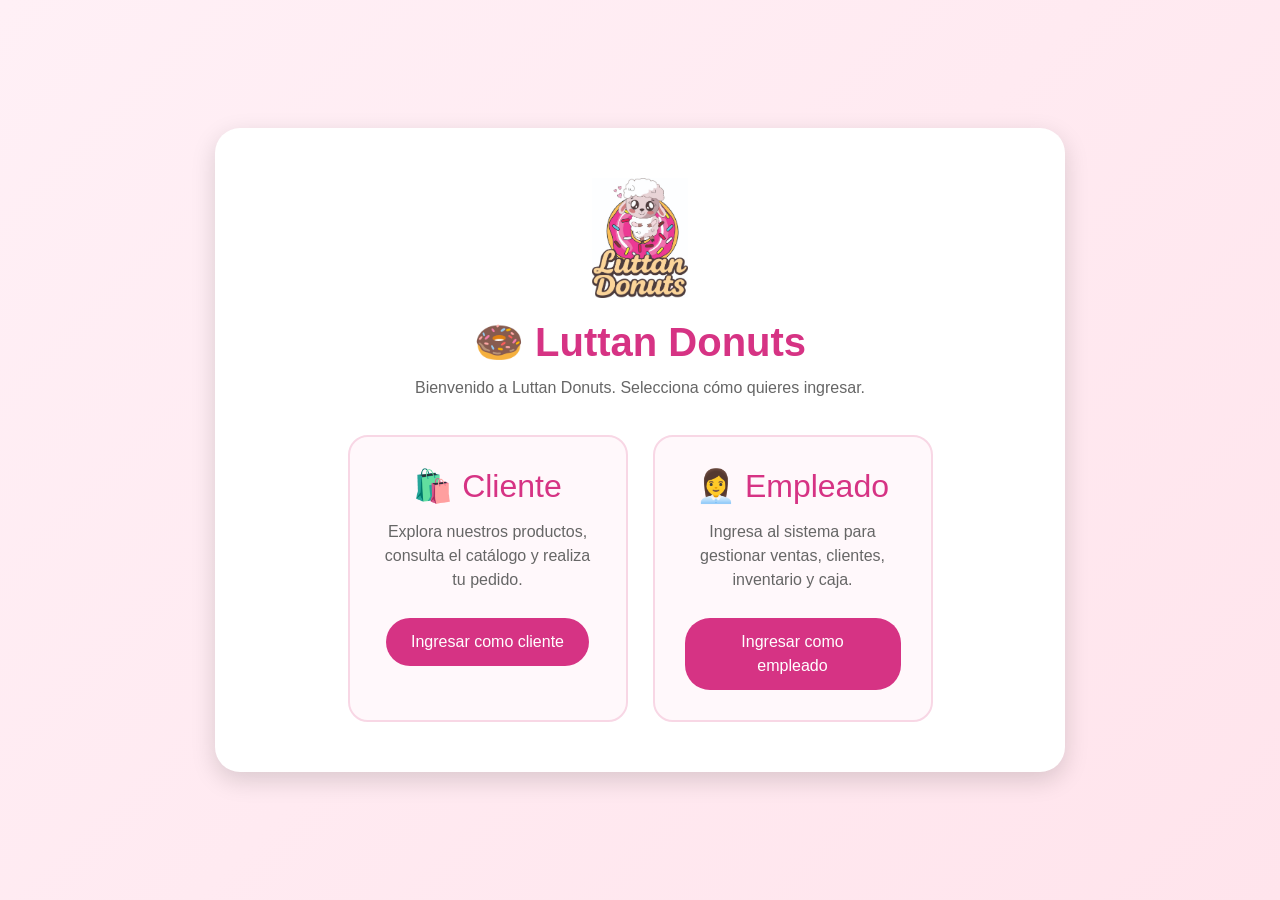
<file: maquetaciom/Index.html>
<!DOCTYPE html>
<html lang="es">

<head>
    <meta charset="UTF-8">
    <meta name="viewport" content="width=device-width, initial-scale=1.0">

    <title>Luttan Donuts</title>

    <!-- Bootstrap -->
    <link href="https://cdn.jsdelivr.net/npm/bootstrap@5.3.8/dist/css/bootstrap.min.css"
          rel="stylesheet">

    <style>

        body {
            min-height: 100vh;
            margin: 0;

            background: linear-gradient(135deg, #fff0f6, #ffe4ec);

            display: flex;
            justify-content: center;
            align-items: center;

            font-family: Arial, sans-serif;
        }

        .contenedor {
            background-color: white;

            width: 90%;
            max-width: 850px;

            padding: 50px;

            border-radius: 25px;

            box-shadow: 0 8px 25px rgba(0, 0, 0, 0.15);

            text-align: center;
        }

        .logo {
            width: 120px;
            height: 120px;

            object-fit: contain;

            margin-bottom: 20px;
        }

        h1 {
            color: #d63384;

            font-weight: bold;

            margin-bottom: 10px;
        }

        .descripcion {
            color: #666;

            margin-bottom: 35px;
        }

        .opciones {
            display: flex;

            justify-content: center;

            gap: 25px;

            flex-wrap: wrap;
        }

        .opcion {
            width: 280px;

            padding: 30px;

            border-radius: 20px;

            border: 2px solid #f8d7e5;

            background-color: #fff8fb;
        }

        .opcion h2 {
            color: #d63384;

            margin-bottom: 15px;
        }

        .opcion p {
            color: #666;

            min-height: 70px;
        }

        .btn-luttan {
            background-color: #d63384;

            color: white;

            border: none;

            padding: 12px 25px;

            border-radius: 25px;

            text-decoration: none;

            display: inline-block;

            margin-top: 10px;

            transition: 0.3s;
        }

        .btn-luttan:hover {
            background-color: #b52b70;

            color: white;

            transform: scale(1.05);
        }

    </style>

</head>


<body>

    <div class="contenedor">

        <!-- LOGO -->
        <img src="Empleado/img/luttan.jpeg"
             alt="Logo Luttan Donuts"
             class="logo">


        <!-- TITULO -->
        <h1>🍩 Luttan Donuts</h1>

        <p class="descripcion">
            Bienvenido a Luttan Donuts.
            Selecciona cómo quieres ingresar.
        </p>


        <div class="opciones">


            <!-- ========================= -->
            <!-- CLIENTE -->
            <!-- ========================= -->

            <div class="opcion">

                <h2>🛍️ Cliente</h2>

                <p>
                    Explora nuestros productos,
                    consulta el catálogo y realiza
                    tu pedido.
                </p>

                <!--
                    IMPORTANTE:
                    Index.html está dentro de maquetacion.
                    Cliente también está dentro de maquetacion.
                    Por eso NO se escribe maquetacion/ aquí.
                -->

                <a href="Cliente/Inicio.html"
                   class="btn-luttan">

                    Ingresar como cliente

                </a>

            </div>


            <!-- ========================= -->
            <!-- EMPLEADO -->
            <!-- ========================= -->

            <div class="opcion">

                <h2>👩‍💼 Empleado</h2>

                <p>
                    Ingresa al sistema para gestionar
                    ventas, clientes, inventario y caja.
                </p>

                <!--
                    Index.html está dentro de maquetacion.
                    Empleado también está dentro de maquetacion.
                -->

                <a href="Empleado/InicioSesion.html"
                   class="btn-luttan">

                    Ingresar como empleado

                </a>

            </div>


        </div>

    </div>


    <!-- Bootstrap JS -->
    <script src="https://cdn.jsdelivr.net/npm/bootstrap@5.3.8/dist/js/bootstrap.bundle.min.js"></script>

</body>

</html>
</file>
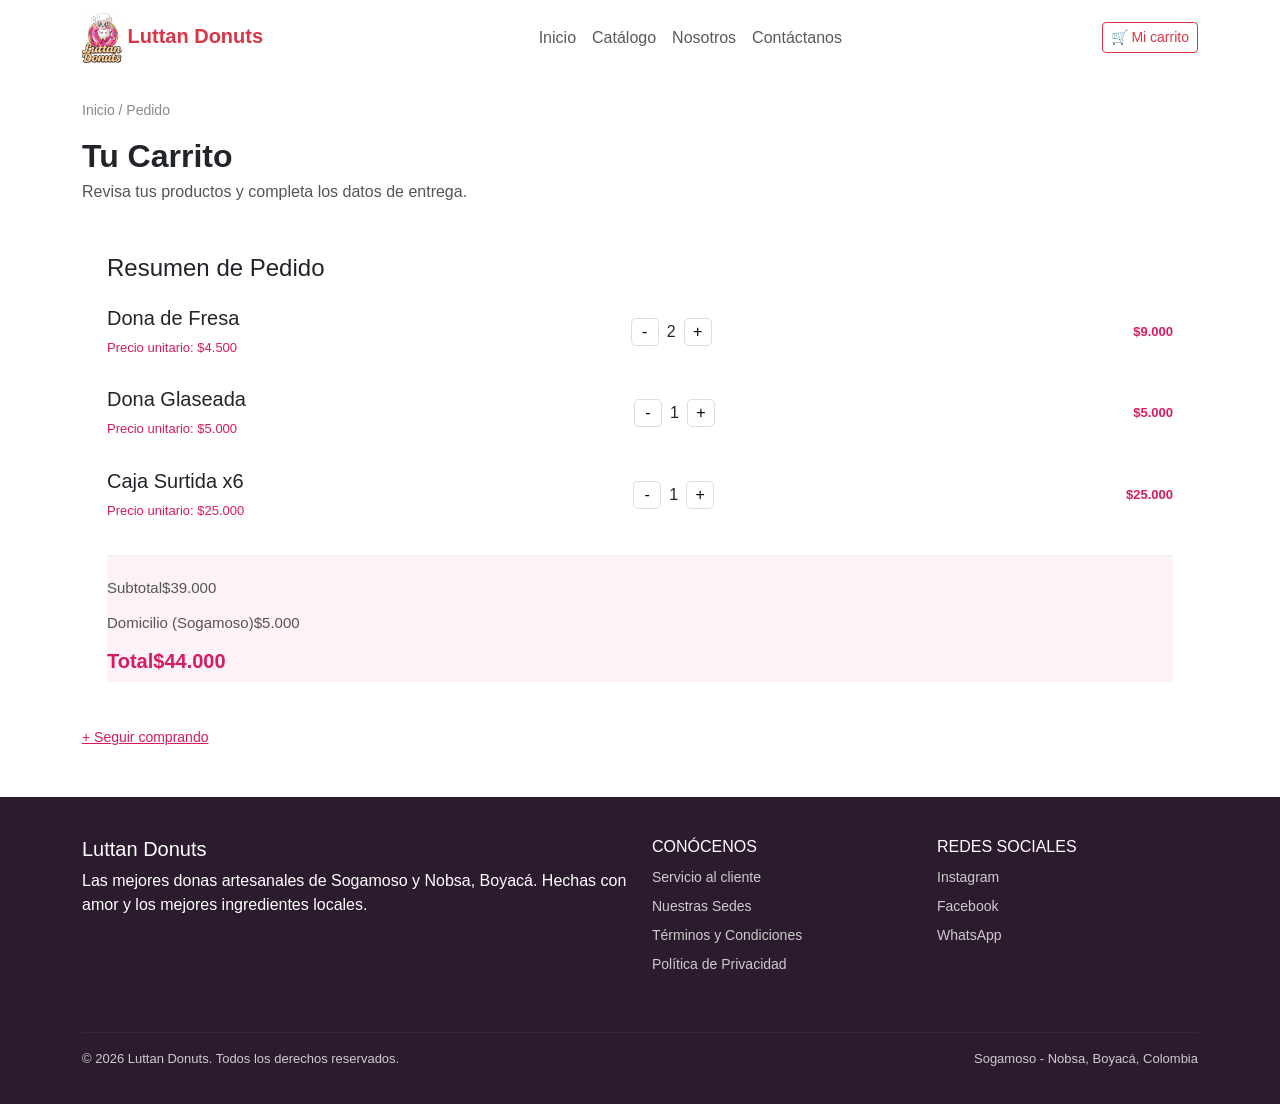
<file: maquetaciom/Cliente/Carrito.html>
<!DOCTYPE html>
<html lang="es">
<head>
    <meta charset="UTF-8">
    <meta name="viewport" content="width=device-width, initial-scale=1.0">
    <title>Tu Carrito - Luttan Donuts</title>
    <link href="https://cdn.jsdelivr.net/npm/bootstrap@5.3.8/dist/css/bootstrap.min.css" rel="stylesheet">
    <link rel="stylesheet" href="CSS/estilo.css">
</head>
<body>

    <nav class="navbar navbar-expand-lg navbar-light bg-white ">
        <div class="container">
            <a class="navbar-brand text-danger fw-bold" href="Inicio.html">
                <img src="img/luttan.jpeg" alt="Logo" width="40"> Luttan Donuts
            </a>
            <button class="navbar-toggler" type="button" data-bs-toggle="collapse" data-bs-target="#menu">
                <span class="navbar-toggler-icon"></span>
            </button>
            <div class="collapse navbar-collapse" id="menu">
                <ul class="navbar-nav mx-auto">
                    <li class="nav-item"><a class="nav-link" href="Inicio.html">Inicio</a></li>
                    <li class="nav-item"><a class="nav-link" href="Catalogo.html">Catálogo</a></li>
                    <li class="nav-item"><a class="nav-link" href="Nosotros.html">Nosotros</a></li>
                    <li class="nav-item"><a class="nav-link" href="Contactanos.html">Contáctanos</a></li>
                </ul>

                <a href="Carrito.html" class="btn btn-outline-danger btn-sm">🛒 Mi carrito</a>
            </div>
        </div>
    </nav>

    <div class="container mt-4 mb-5">
        <p class="migas">Inicio / Pedido</p>
        <h1 class="titulo-carrito">Tu Carrito</h1>
        <p class="subtitulo-carrito">Revisa tus productos y completa los datos de entrega.</p>

        <div class="caja-carrito">
            <h4>Resumen de Pedido</h4>

            <!-- Producto 1 -->
            <div class="item-carrito">
                <div>
                    <h5>Dona de Fresa</h5>
                    <p>Precio unitario: $4.500</p>
                </div>
                <div class="cantidad-item">
                    <button>-</button>
                    <span>2</span>
                    <button>+</button>
                </div>
                <p class="precio-item">$9.000</p>
            </div>

            <!-- Producto 2 -->
            <div class="item-carrito">
                <div>
                    <h5>Dona Glaseada</h5>
                    <p>Precio unitario: $5.000</p>
                </div>
                <div class="cantidad-item">
                    <button>-</button>
                    <span>1</span>
                    <button>+</button>
                </div>
                <p class="precio-item">$5.000</p>
            </div>

            <!-- Producto 3 -->
            <div class="item-carrito">
                <div>
                    <h5>Caja Surtida x6</h5>
                    <p>Precio unitario: $25.000</p>
                </div>
                <div class="cantidad-item">
                    <button>-</button>
                    <span>1</span>
                    <button>+</button>
                </div>
                <p class="precio-item">$25.000</p>
            </div>

         
            <div class="totales">
                <div class="fila"><span>Subtotal</span><span>$39.000</span></div>
                <div class="fila"><span>Domicilio (Sogamoso)</span><span>$5.000</span></div>
                <div class="fila total"><span>Total</span><span>$44.000</span></div>
            </div>
        </div>

        <a href="Catalogo.html" class="seguir">+ Seguir comprando</a>
    </div>

    <footer class="footer-oscuro">
        <div class="container">
            <div class="row">
                <div class="col-md-6 mb-4">
                    <h5>Luttan Donuts</h5>
                    <p>Las mejores donas artesanales de Sogamoso y Nobsa, Boyacá. Hechas con amor y los mejores ingredientes locales.</p>
                </div>
                <div class="col-md-3 mb-4">
                    <h6>CONÓCENOS</h6>
                    <ul class="footer-links">
                        <li><a href="#">Servicio al cliente</a></li>
                        <li><a href="#">Nuestras Sedes</a></li>
                        <li><a href="#">Términos y Condiciones</a></li>
                        <li><a href="#">Política de Privacidad</a></li>
                    </ul>
                </div>
                <div class="col-md-3 mb-4">
                    <h6>REDES SOCIALES</h6>
                    <ul class="footer-links">
                        <li><a href="#">Instagram</a></li>
                        <li><a href="#"> Facebook</a></li>
                        <li><a href="#">WhatsApp</a></li>
                    </ul>
                </div>
            </div>
            <hr>
            <div class="footer-bottom">
                <p>© 2026 Luttan Donuts. Todos los derechos reservados.</p>
                <p>Sogamoso - Nobsa, Boyacá, Colombia</p>
            </div>
        </div>
    </footer>

    <script src="https://cdn.jsdelivr.net/npm/bootstrap@5.3.8/dist/js/bootstrap.bundle.min.js"></script>
</body>
</html>
</file>
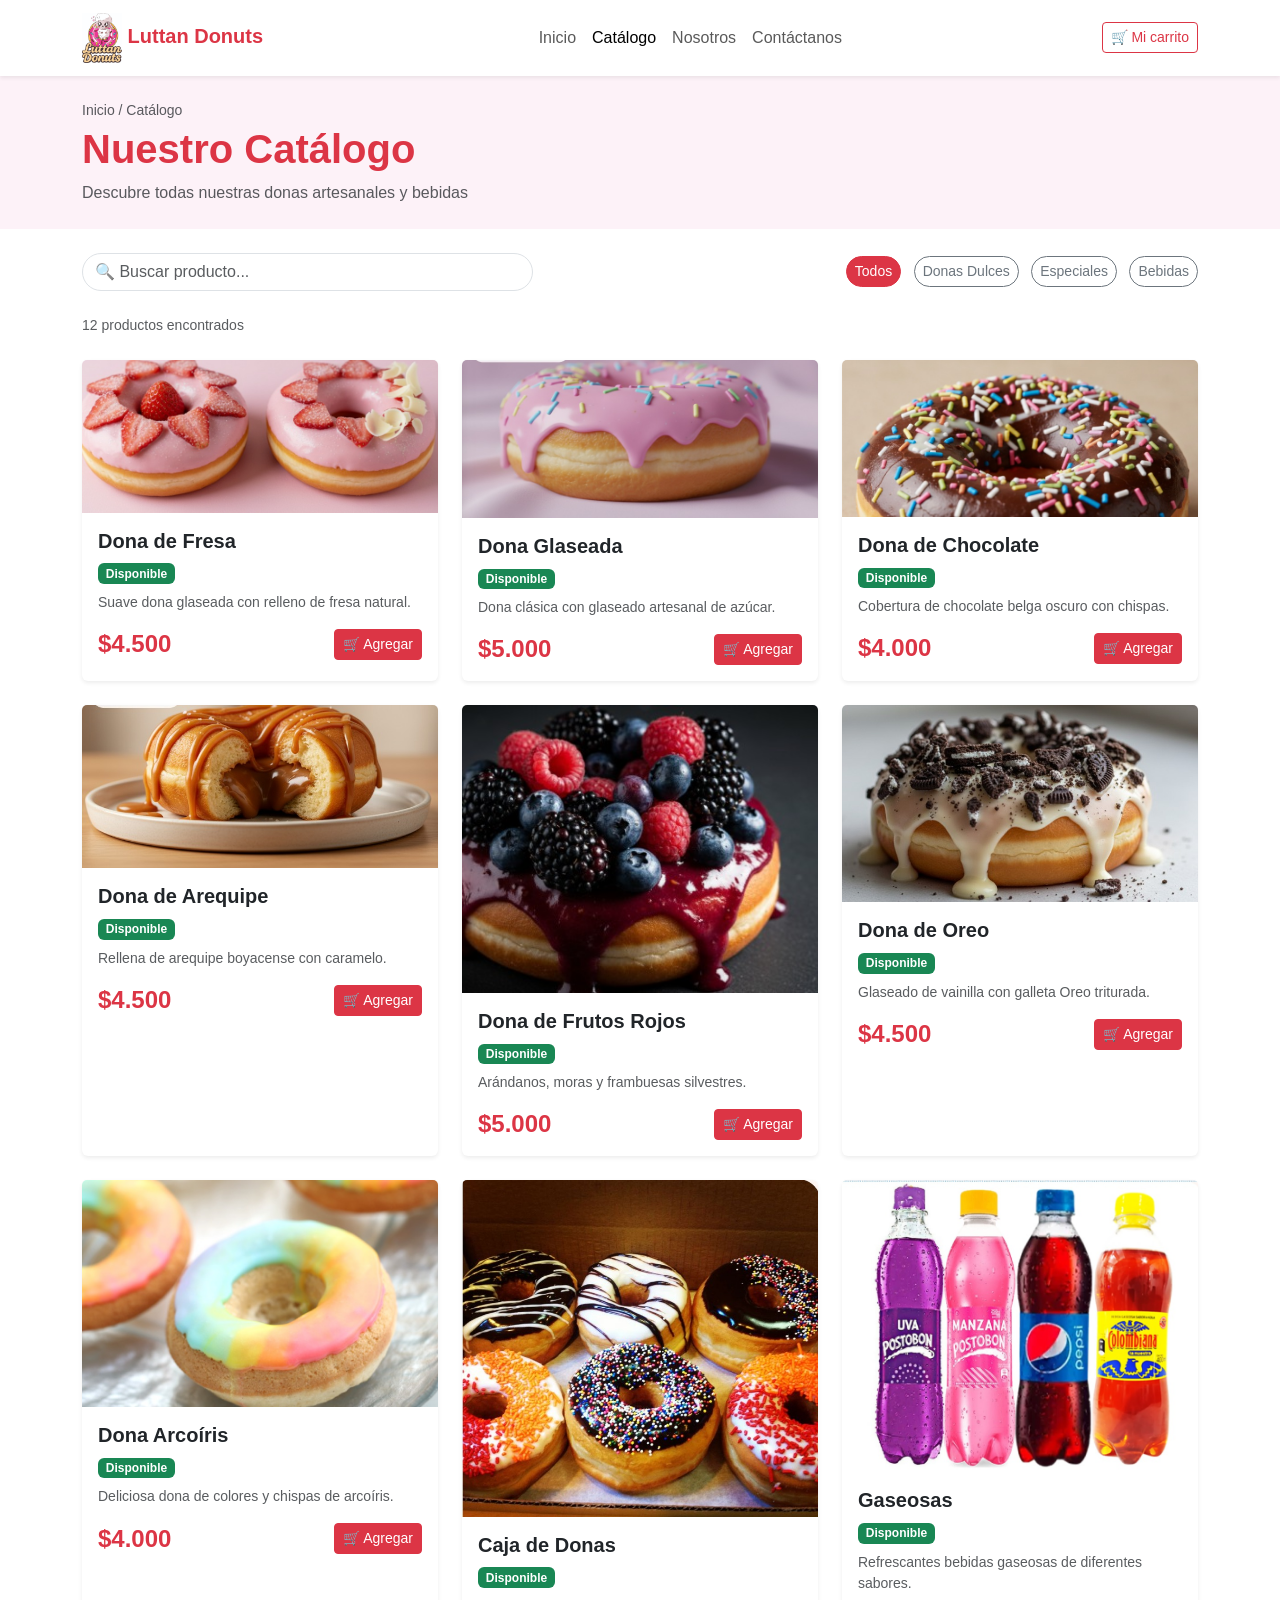
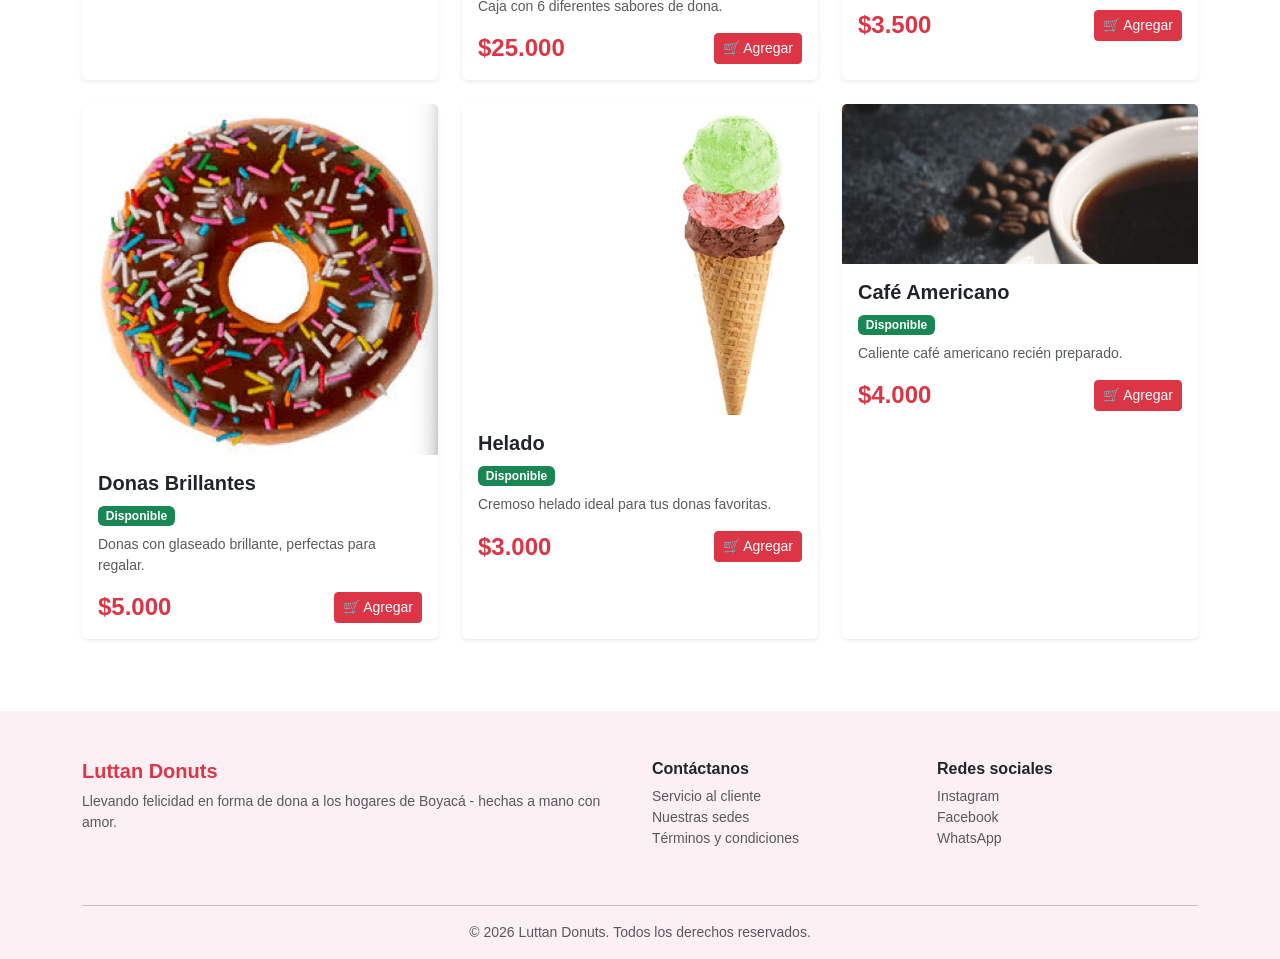
<file: maquetaciom/Cliente/Catalogo.html>
<!DOCTYPE html>
<html lang="es">
<head>
    <meta charset="UTF-8">
    <meta name="viewport" content="width=device-width, initial-scale=1.0">
    <title>Luttan Donuts - Catálogo</title>
    <link href="https://cdn.jsdelivr.net/npm/bootstrap@5.3.8/dist/css/bootstrap.min.css" rel="stylesheet">
    <link rel="stylesheet" href="CSS/estilo.css">
</head>
<body>

    <!-- MENÚ -->
    <nav class="navbar navbar-expand-lg navbar-light bg-white shadow-sm">
        <div class="container">
            <a class="navbar-brand text-danger fw-bold" href="Inicio.html">
                <img src="img/luttan.jpeg" alt="Logo" width="40"> Luttan Donuts
            </a>
            <button class="navbar-toggler" type="button" data-bs-toggle="collapse" data-bs-target="#menu">
                <span class="navbar-toggler-icon"></span>
            </button>
            <div class="collapse navbar-collapse" id="menu">
                <ul class="navbar-nav mx-auto">
                    <li class="nav-item"><a class="nav-link" href="Inicio.html">Inicio</a></li>
                    <li class="nav-item"><a class="nav-link active" href="Catalogo.html">Catálogo</a></li>
                    <li class="nav-item"><a class="nav-link" href="Nosotros.html">Nosotros</a></li>
                    <li class="nav-item"><a class="nav-link" href="Contactanos.html">Contáctanos</a></li>
                </ul>
                <a href="Carrito.html" class="btn btn-outline-danger btn-sm">🛒 Mi carrito</a>
            </div>
        </div>
    </nav>

    <!-- TÍTULO -->
    <section class="fondo-titulo p-4 mb-4">
        <div class="container">
            <p class="small text-muted mb-1">Inicio / Catálogo</p>
            <h1 class="fw-bold text-danger">Nuestro Catálogo</h1>
            <p class="text-muted mb-0">Descubre todas nuestras donas artesanales y bebidas</p>
        </div>
    </section>

    <!-- PRODUCTOS -->
    <div class="container mb-5">

        <div class="row align-items-center mb-4">
            <div class="col-md-5 mb-3 mb-md-0">
                <input type="text" class="form-control rounded-pill" placeholder="🔍 Buscar producto...">
            </div>
            <div class="col-md-7 text-md-end">
                <button class="btn btn-danger btn-sm rounded-pill me-2">Todos</button>
                <button class="btn btn-outline-secondary btn-sm rounded-pill me-2">Donas Dulces</button>
                <button class="btn btn-outline-secondary btn-sm rounded-pill me-2">Especiales</button>
                <button class="btn btn-outline-secondary btn-sm rounded-pill">Bebidas</button>
            </div>
        </div>

        <p class="text-muted small mb-4">12 productos encontrados</p>

        <div class="row">

            <!-- Producto 1 -->
            <div class="col-md-4 mb-4">
                <div class="card h-100 border-0 shadow-sm">
                    <img src="img/DonaFresaCatalogo.jpeg" class="card-img-top" alt="Dona de Fresa">
                    <div class="card-body">
                        <h5 class="card-title fw-bold">Dona de Fresa</h5>
                        <span class="badge text-bg-success mb-2">Disponible</span>
                        <p class="card-text text-muted small">Suave dona glaseada con relleno de fresa natural.</p>
                        <div class="d-flex justify-content-between align-items-center mt-3">
                            <h4 class="text-danger fw-bold mb-0">$4.500</h4>
                            <button class="btn btn-danger btn-sm">🛒 Agregar</button>
                        </div>
                    </div>
                </div>
            </div>

            <!-- Producto 2 -->
            <div class="col-md-4 mb-4">
                <div class="card h-100 border-0 shadow-sm">
                    <img src="img/DonaGlaseadaCatalogo.jpeg" class="card-img-top" alt="Dona Glaseada">
                    <div class="card-body">
                        <h5 class="card-title fw-bold">Dona Glaseada</h5>
                        <span class="badge text-bg-success mb-2">Disponible</span>
                        <p class="card-text text-muted small">Dona clásica con glaseado artesanal de azúcar.</p>
                        <div class="d-flex justify-content-between align-items-center mt-3">
                            <h4 class="text-danger fw-bold mb-0">$5.000</h4>
                            <button class="btn btn-danger btn-sm">🛒 Agregar</button>
                        </div>
                    </div>
                </div>
            </div>

            <!-- Producto 3 -->
            <div class="col-md-4 mb-4">
                <div class="card h-100 border-0 shadow-sm">
                    <img src="img/DonaChocolateCatalogo.jpeg" class="card-img-top" alt="Dona de Chocolate">
                    <div class="card-body">
                        <h5 class="card-title fw-bold">Dona de Chocolate</h5>
                        <span class="badge text-bg-success mb-2">Disponible</span>
                        <p class="card-text text-muted small">Cobertura de chocolate belga oscuro con chispas.</p>
                        <div class="d-flex justify-content-between align-items-center mt-3">
                            <h4 class="text-danger fw-bold mb-0">$4.000</h4>
                            <button class="btn btn-danger btn-sm">🛒 Agregar</button>
                        </div>
                    </div>
                </div>
            </div>

            <!-- Producto 4 -->
            <div class="col-md-4 mb-4">
                <div class="card h-100 border-0 shadow-sm">
                    <img src="img/DonaArequipeCatalogo.jpeg" class="card-img-top" alt="Dona de Arequipe">
                    <div class="card-body">
                        <h5 class="card-title fw-bold">Dona de Arequipe</h5>
                        <span class="badge text-bg-success mb-2">Disponible</span>
                        <p class="card-text text-muted small">Rellena de arequipe boyacense con caramelo.</p>
                        <div class="d-flex justify-content-between align-items-center mt-3">
                            <h4 class="text-danger fw-bold mb-0">$4.500</h4>
                            <button class="btn btn-danger btn-sm">🛒 Agregar</button>
                        </div>
                    </div>
                </div>
            </div>

            <!-- Producto 5 -->
            <div class="col-md-4 mb-4">
                <div class="card h-100 border-0 shadow-sm">
                    <img src="img/DonaFrutosCatalogo.jpeg" class="card-img-top" alt="Dona de Frutos Rojos">
                    <div class="card-body">
                        <h5 class="card-title fw-bold">Dona de Frutos Rojos</h5>
                        <span class="badge text-bg-success mb-2">Disponible</span>
                        <p class="card-text text-muted small">Arándanos, moras y frambuesas silvestres.</p>
                        <div class="d-flex justify-content-between align-items-center mt-3">
                            <h4 class="text-danger fw-bold mb-0">$5.000</h4>
                            <button class="btn btn-danger btn-sm">🛒 Agregar</button>
                        </div>
                    </div>
                </div>
            </div>

            <!-- Producto 6 -->
            <div class="col-md-4 mb-4">
                <div class="card h-100 border-0 shadow-sm">
                    <img src="img/DonaOreoCatalogo.jpeg" class="card-img-top" alt="Dona de Oreo">
                    <div class="card-body">
                        <h5 class="card-title fw-bold">Dona de Oreo</h5>
                        <span class="badge text-bg-success mb-2">Disponible</span>
                        <p class="card-text text-muted small">Glaseado de vainilla con galleta Oreo triturada.</p>
                        <div class="d-flex justify-content-between align-items-center mt-3">
                            <h4 class="text-danger fw-bold mb-0">$4.500</h4>
                            <button class="btn btn-danger btn-sm">🛒 Agregar</button>
                        </div>
                    </div>
                </div>
            </div>

            <!-- Producto 7 -->
            <div class="col-md-4 mb-4">
                <div class="card h-100 border-0 shadow-sm">
                    <img src="img/ArcoirisCatalogo.jpeg" class="card-img-top" alt="Dona Arcoíris">
                    <div class="card-body">
                        <h5 class="card-title fw-bold">Dona Arcoíris</h5>
                        <span class="badge text-bg-success mb-2">Disponible</span>
                        <p class="card-text text-muted small">Deliciosa dona de colores y chispas de arcoíris.</p>
                        <div class="d-flex justify-content-between align-items-center mt-3">
                            <h4 class="text-danger fw-bold mb-0">$4.000</h4>
                            <button class="btn btn-danger btn-sm">🛒 Agregar</button>
                        </div>
                    </div>
                </div>
            </div>

            <!-- Producto 8 -->
            <div class="col-md-4 mb-4">
                <div class="card h-100 border-0 shadow-sm">
                    <img src="img/cajaCatalogo.jpeg" class="card-img-top" alt="Caja de donas">
                    <div class="card-body">
                        <h5 class="card-title fw-bold">Caja de Donas</h5>
                        <span class="badge text-bg-success mb-2">Disponible</span>
                        <p class="card-text text-muted small">Caja con 6 diferentes sabores de dona.</p>
                        <div class="d-flex justify-content-between align-items-center mt-3">
                            <h4 class="text-danger fw-bold mb-0">$25.000</h4>
                            <button class="btn btn-danger btn-sm">🛒 Agregar</button>
                        </div>
                    </div>
                </div>
            </div>

            <!-- Producto 9 -->
            <div class="col-md-4 mb-4">
                <div class="card h-100 border-0 shadow-sm">
                    <img src="img/GaseosaCatalogo.jpeg" class="card-img-top" alt="Gaseosas">
                    <div class="card-body">
                        <h5 class="card-title fw-bold">Gaseosas</h5>
                        <span class="badge text-bg-success mb-2">Disponible</span>
                        <p class="card-text text-muted small">Refrescantes bebidas gaseosas de diferentes sabores.</p>
                        <div class="d-flex justify-content-between align-items-center mt-3">
                            <h4 class="text-danger fw-bold mb-0">$3.500</h4>
                            <button class="btn btn-danger btn-sm">🛒 Agregar</button>
                        </div>
                    </div>
                </div>
            </div>

            <!-- Producto 10 -->
            <div class="col-md-4 mb-4">
                <div class="card h-100 border-0 shadow-sm">
                    <img src="img/DonaChispasCatalogo.jpeg" class="card-img-top" alt="Donas Brillantes">
                    <div class="card-body">
                        <h5 class="card-title fw-bold">Donas Brillantes</h5>
                        <span class="badge text-bg-success mb-2">Disponible</span>
                        <p class="card-text text-muted small">Donas con glaseado brillante, perfectas para regalar.</p>
                        <div class="d-flex justify-content-between align-items-center mt-3">
                            <h4 class="text-danger fw-bold mb-0">$5.000</h4>
                            <button class="btn btn-danger btn-sm">🛒 Agregar</button>
                        </div>
                    </div>
                </div>
            </div>

            <!-- Producto 11 -->
            <div class="col-md-4 mb-4">
                <div class="card h-100 border-0 shadow-sm">
                    <img src="img/HeladoCatalogo.jpeg" class="card-img-top" alt="Helado">
                    <div class="card-body">
                        <h5 class="card-title fw-bold">Helado</h5>
                        <span class="badge text-bg-success mb-2">Disponible</span>
                        <p class="card-text text-muted small">Cremoso helado ideal para tus donas favoritas.</p>
                        <div class="d-flex justify-content-between align-items-center mt-3">
                            <h4 class="text-danger fw-bold mb-0">$3.000</h4>
                            <button class="btn btn-danger btn-sm">🛒 Agregar</button>
                        </div>
                    </div>
                </div>
            </div>

            <!-- Producto 12 -->
            <div class="col-md-4 mb-4">
                <div class="card h-100 border-0 shadow-sm">
                    <img src="img/CafeAmericanoCatalogo.jpeg" class="card-img-top" alt="Café Americano">
                    <div class="card-body">
                        <h5 class="card-title fw-bold">Café Americano</h5>
                        <span class="badge text-bg-success mb-2">Disponible</span>
                        <p class="card-text text-muted small">Caliente café americano recién preparado.</p>
                        <div class="d-flex justify-content-between align-items-center mt-3">
                            <h4 class="text-danger fw-bold mb-0">$4.000</h4>
                            <button class="btn btn-danger btn-sm">🛒 Agregar</button>
                        </div>
                    </div>
                </div>
            </div>

        </div>
    </div>


    <footer class="footer pt-5 pb-3">
        <div class="container">
            <div class="row">
                <div class="col-md-6 mb-4">
                    <h5 class="fw-bold text-danger">Luttan Donuts</h5>
                    <p class="small text-muted">Llevando felicidad en forma de dona a los hogares de Boyacá - hechas a mano con amor.</p>
                </div>
                <div class="col-md-3 mb-4">
                    <h6 class="fw-bold">Contáctanos</h6>
                    <ul class="list-unstyled small">
                        <li><a href="#" class="text-muted text-decoration-none">Servicio al cliente</a></li>
                        <li><a href="#" class="text-muted text-decoration-none">Nuestras sedes</a></li>
                        <li><a href="#" class="text-muted text-decoration-none">Términos y condiciones</a></li>
                    </ul>
                </div>
                <div class="col-md-3 mb-4">
                    <h6 class="fw-bold">Redes sociales</h6>
                    <ul class="list-unstyled small">
                        <li><a href="#" class="text-muted text-decoration-none">Instagram</a></li>
                        <li><a href="#" class="text-muted text-decoration-none">Facebook</a></li>
                        <li><a href="#" class="text-muted text-decoration-none">WhatsApp</a></li>
                    </ul>
                </div>
            </div>
            <hr>
            <p class="text-center text-muted small mb-0">© 2026 Luttan Donuts. Todos los derechos reservados.</p>
        </div>
    </footer>

    <script src="https://cdn.jsdelivr.net/npm/bootstrap@5.3.8/dist/js/bootstrap.bundle.min.js"></script>
</body>
</html>
</file>
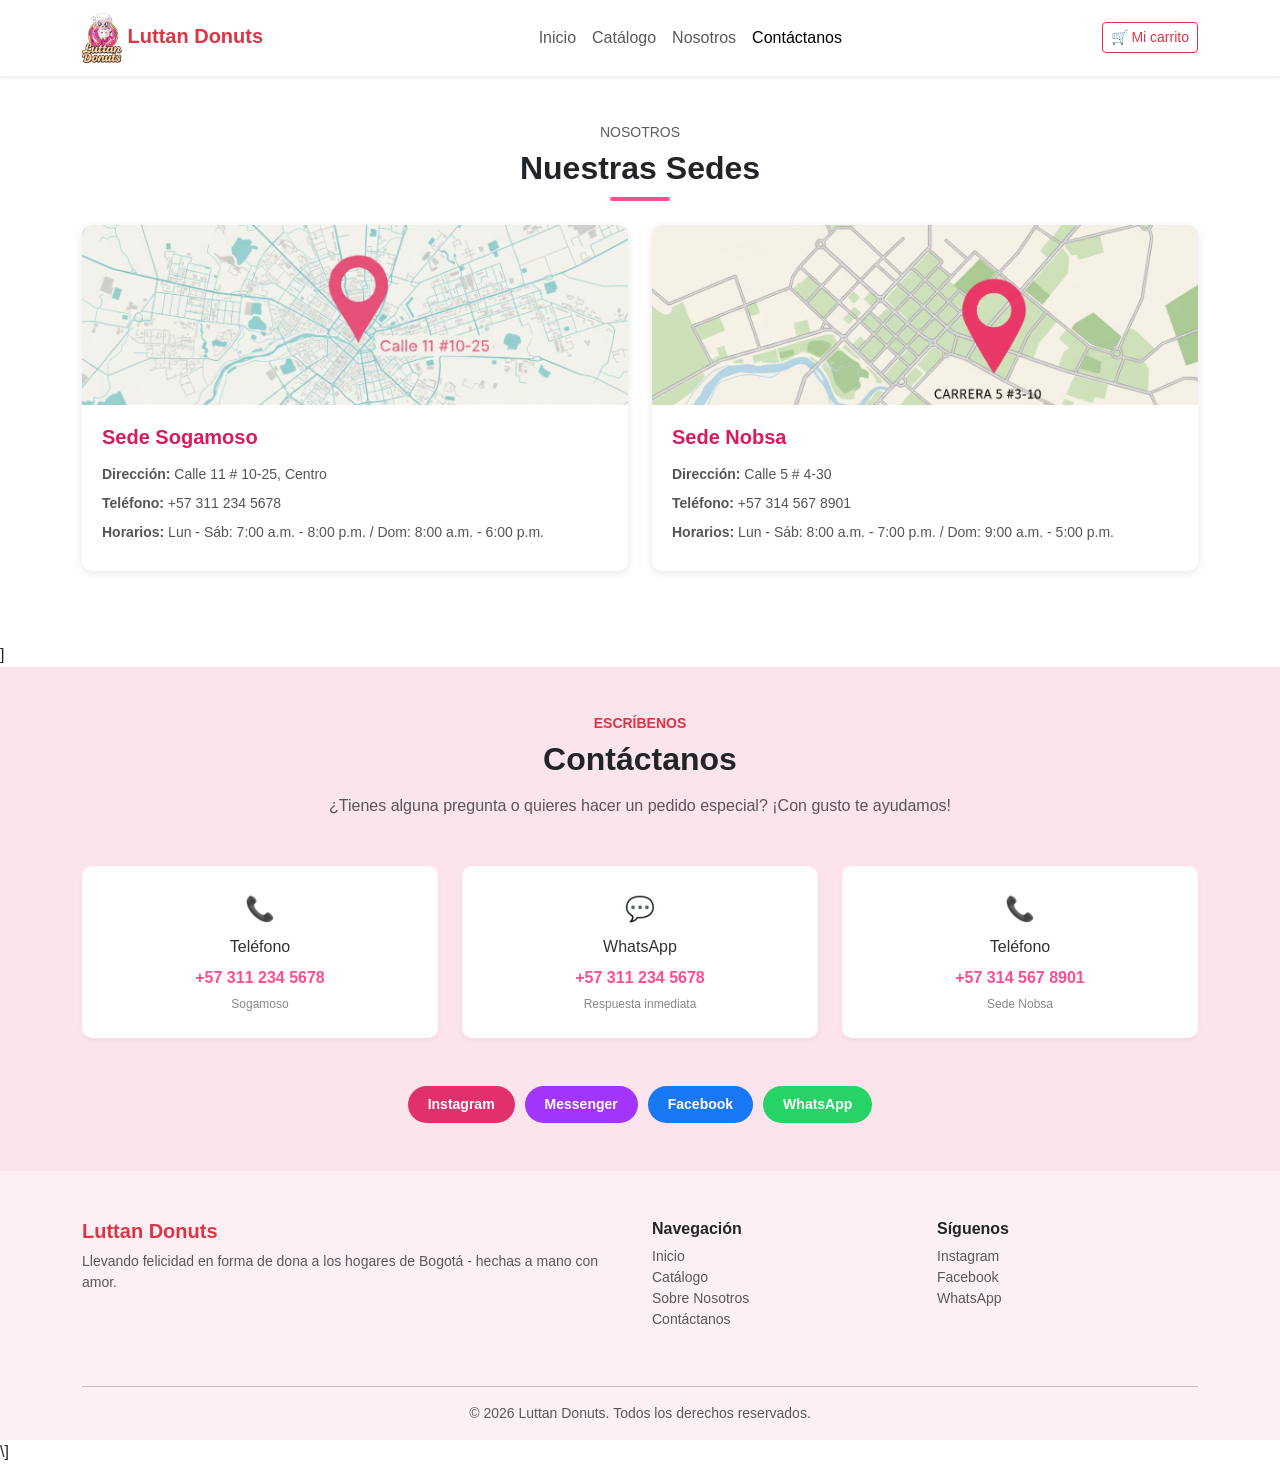
<file: maquetaciom/Cliente/Contactanos.html>
<!DOCTYPE html>
<html lang="es">
<head>
    <meta charset="UTF-8">
    <meta name="viewport" content="width=device-width, initial-scale=1.0">
    <title>Luttan Donuts - Contáctanos</title>
    

    <link href="https://cdn.jsdelivr.net/npm/bootstrap@5.3.8/dist/css/bootstrap.min.css" rel="stylesheet">
    
  
    <link rel="stylesheet" href="CSS/estilo.css">
</head>
<body>

    <!-- BARRA DE NAVEGACIÓN -->
    <nav class="navbar navbar-expand-lg navbar-light bg-white shadow-sm">
        <div class="container">
            <a class="navbar-brand text-danger fw-bold" href="Inicio.html">
                <img src="img/luttan.jpeg" alt="Logo" width="40"> Luttan Donuts
            </a>
            
            <button class="navbar-toggler" type="button" data-bs-toggle="collapse" data-bs-target="#menu">
                <span class="navbar-toggler-icon"></span>
            </button>

            <div class="collapse navbar-collapse" id="menu">
                <ul class="navbar-nav mx-auto">
                    <li class="nav-item"><a class="nav-link" href="Inicio.html">Inicio</a></li>
                    <li class="nav-item"><a class="nav-link" href="Catalogo.html">Catálogo</a></li>
                    <li class="nav-item"><a class="nav-link" href="Nosotros.html">Nosotros</a></li>
                    <li class="nav-item"><a class="nav-link active" href="Contactanos.html">Contáctanos</a></li>
                </ul>
                <a href="#" class="btn btn-outline-danger btn-sm">🛒 Mi carrito</a>
            </div>
        </div>
    </nav>

    <section class="text-center mt-5 mb-4">
        <h4 class="text-muted small">NOSOTROS</h4>
        <h2 class="fw-bold">Nuestras Sedes</h2>
        <div class="linea-rosa mx-auto"></div>
    </section>

  
    <section class="container mb-5">
        <div class="row">
            
            <!-- Sogamoso -->
            <div class="col-md-6 mb-4">
                <div class="tarjeta-sede">
                    <img src="img/MapaSogamosoContactanos.jpeg" alt="Mapa Sogamoso" class="mapa">
                    <div class="info-sede">
                        <h3>Sede Sogamoso</h3>
                        <p><strong>Dirección:</strong> Calle 11 # 10-25, Centro</p>
                        <p><strong>Teléfono:</strong> +57 311 234 5678</p>
                        <p><strong>Horarios:</strong> Lun - Sáb: 7:00 a.m. - 8:00 p.m. / Dom: 8:00 a.m. - 6:00 p.m.</p>
                    </div>
                </div>
            </div>

            <!-- Sede Nobsa -->
            <div class="col-md-6 mb-4">
                <div class="tarjeta-sede">
                    <img src="img/MapaNobsaContactanos.jpeg" alt="Mapa Nobsa" class="mapa">
                    <div class="info-sede">
                        <h3>Sede Nobsa</h3>
                        <p><strong>Dirección:</strong> Calle 5 # 4-30</p>
                        <p><strong>Teléfono:</strong> +57 314 567 8901</p>
                        <p><strong>Horarios:</strong> Lun - Sáb: 8:00 a.m. - 7:00 p.m. / Dom: 9:00 a.m. - 5:00 p.m.</p>
                    </div>
                </div>
            </div>

        </div>
    </section>

  ]
    <section class="fondo-contacto py-5">
        <div class="container text-center">
            
            <h4 class="text-danger small fw-bold">ESCRÍBENOS</h4>
            <h2 class="fw-bold mb-3">Contáctanos</h2>
            <p class="text-muted mb-5">¿Tienes alguna pregunta o quieres hacer un pedido especial? ¡Con gusto te ayudamos!</p>

            <!-- Tarjetas de contacto -->
            <div class="row justify-content-center">
                
                <!-- Teléfono -->
                <div class="col-md-4 mb-4">
                    <div class="tarjeta-contacto">
                        <p class="icono">📞</p>
                        <h5>Teléfono</h5>
                        <p class="numero">+57 311 234 5678</p>
                        <p class="sede-texto">Sogamoso</p>
                    </div>
                </div>

                <!-- WhatsApp -->
                <div class="col-md-4 mb-4">
                    <div class="tarjeta-contacto">
                        <p class="icono">💬</p>
                        <h5>WhatsApp</h5>
                        <p class="numero">+57 311 234 5678</p>
                        <p class="sede-texto">Respuesta inmediata</p>
                    </div>
                </div>

                <!-- Teléfono Nobsa -->
                <div class="col-md-4 mb-4">
                    <div class="tarjeta-contacto">
                        <p class="icono">📞</p>
                        <h5>Teléfono</h5>
                        <p class="numero">+57 314 567 8901</p>
                        <p class="sede-texto">Sede Nobsa</p>
                    </div>
                </div>

            </div>

            <!-- Botones de Redes Sociales -->
            <div class="botones-redes mt-4">
                <a href="#" class="btn-red instagram">Instagram</a>
                <a href="#" class="btn-red messenger">Messenger</a>
                <a href="#" class="btn-red facebook">Facebook</a>
                <a href="#" class="btn-red whatsapp">WhatsApp</a>
            </div>

        </div>
    </section>

    <!-- PIE DE PÁGINA -->
    <footer class="footer pt-5 pb-3">
        <div class="container">
            <div class="row">
                <div class="col-md-6 mb-4">
                    <h5 class="fw-bold text-danger">Luttan Donuts</h5>
                    <p class="small text-muted">Llevando felicidad en forma de dona a los hogares de Bogotá - hechas a mano con amor.</p>
                </div>
                
                <div class="col-md-3 mb-4">
                    <h6 class="fw-bold">Navegación</h6>
                    <ul class="list-unstyled small">
                        <li><a href="Inicio.html" class="text-muted text-decoration-none">Inicio</a></li>
                        <li><a href="Catalogo.html" class="text-muted text-decoration-none">Catálogo</a></li>
                        <li><a href="Nosotros.html" class="text-muted text-decoration-none">Sobre Nosotros</a></li>
                        <li><a href="Contactanos.html" class="text-muted text-decoration-none">Contáctanos</a></li>
                    </ul>
                </div>

                <div class="col-md-3 mb-4">
                    <h6 class="fw-bold">Síguenos</h6>
                    <ul class="list-unstyled small">
                        <li><a href="#" class="text-muted text-decoration-none">Instagram</a></li>
                        <li><a href="#" class="text-muted text-decoration-none">Facebook</a></li>
                        <li><a href="#" class="text-muted text-decoration-none">WhatsApp</a></li>
                    </ul>
                </div>
            </div>
            
            <hr>
            <p class="text-center text-muted small mb-0">© 2026 Luttan Donuts. Todos los derechos reservados.</p>
        </div>
    </footer>

  \]
    <script src="https://cdn.jsdelivr.net/npm/bootstrap@5.3.8/dist/js/bootstrap.bundle.min.js"></script>
</body>
</html>
</file>
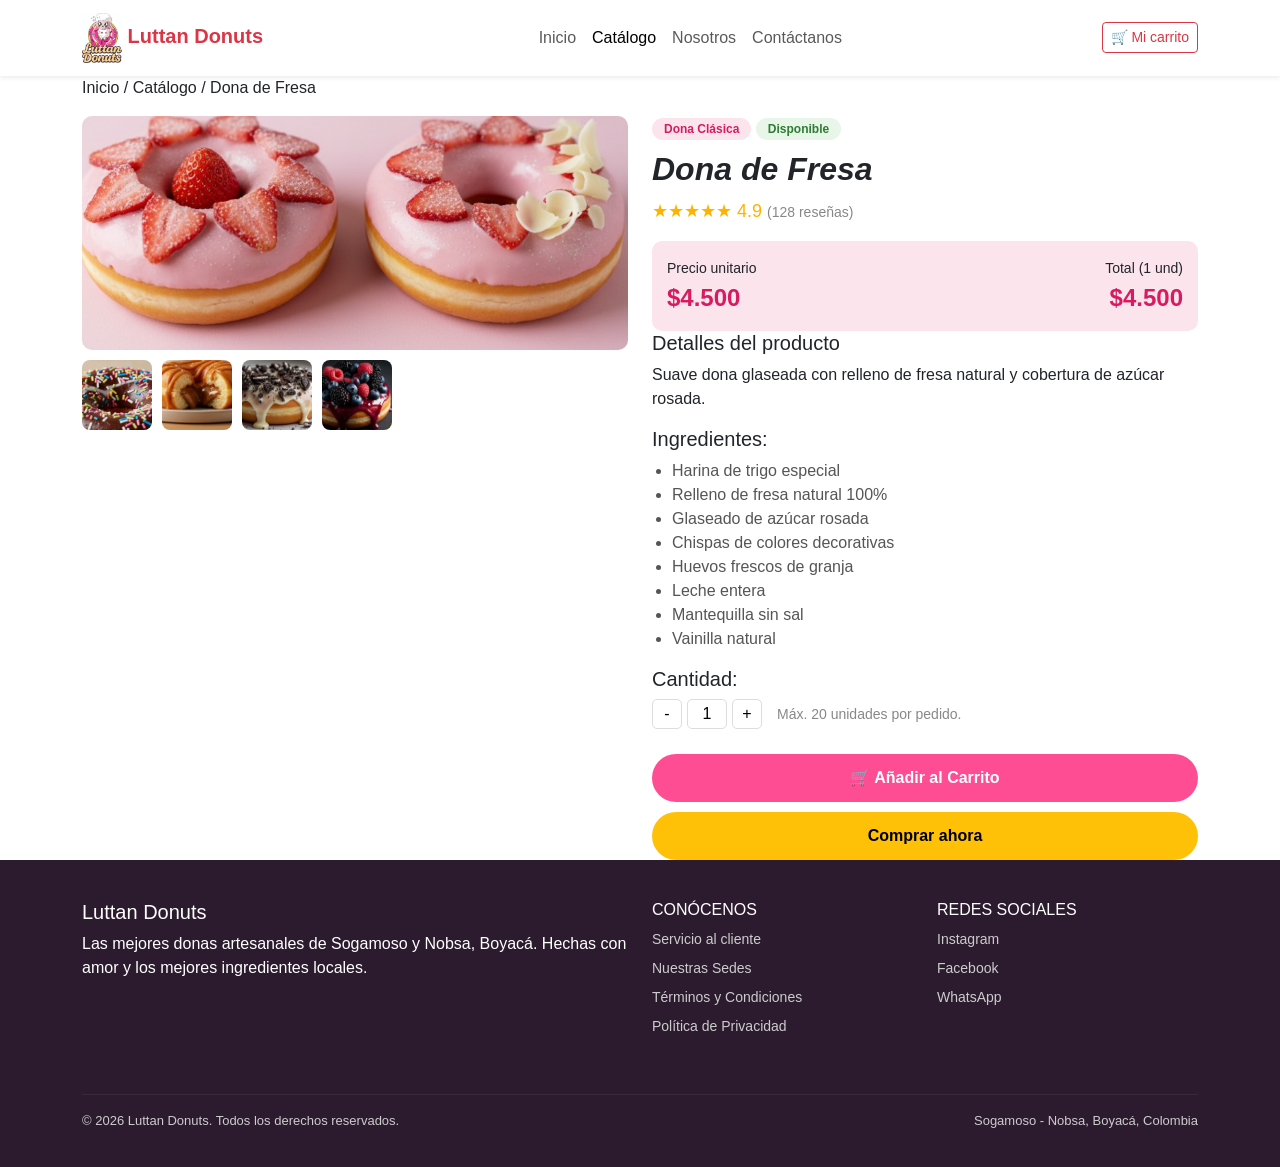
<file: maquetaciom/Cliente/DetalleProducto.html>
<!DOCTYPE html>
<html lang="es">
<head>
    <meta charset="UTF-8">
    <meta name="viewport" content="width=device-width, initial-scale=1.0">
    <title>Detalle Producto - Luttan Donuts</title>
    
   
    <link href="https://cdn.jsdelivr.net/npm/bootstrap@5.3.8/dist/css/bootstrap.min.css" rel="stylesheet">
    
 
    <link rel="stylesheet" href="CSS/estilo.css">
</head>
<body>

    <!-- BARRA DE NAVEGACIÓN -->
    <nav class="navbar navbar-expand-lg navbar-light bg-white shadow-sm">
        <div class="container">
            <a class="navbar-brand text-danger fw-bold" href="Inicio.html">
                <img src="img/luttan.jpeg" alt="Logo" width="40"> Luttan Donuts
            </a>
            
            <button class="navbar-toggler" type="button" data-bs-toggle="collapse" data-bs-target="#menu">
                <span class="navbar-toggler-icon"></span>
            </button>

            <div class="collapse navbar-collapse" id="menu">
                <ul class="navbar-nav mx-auto">
                    <li class="nav-item"><a class="nav-link" href="Inicio.html">Inicio</a></li>
                    <li class="nav-item"><a class="nav-link active" href="Catalogo.html">Catálogo</a></li>
                    <li class="nav-item"><a class="nav-link" href="Nosotros.html">Nosotros</a></li>
                    <li class="nav-item"><a class="nav-link" href="Contactanos.html">Contáctanos</a></li>
                </ul>
                <a href="#" class="btn btn-outline-danger btn-sm">🛒 Mi carrito</a>
            </div>
        </div>
    </nav>

  
    <div class="container">
        <p class="ubicacion">Inicio / Catálogo / Dona de Fresa</p>
    </div>

   
    <section class="container">
        <div class="row">
            
            <!-- COLUMNA IZQUIERDA: Imágenes -->
            <div class="col-md-6">
                <img src="img/DonaFresaCatalogo.jpeg" alt="Dona de Fresa" class="imagen-principal">
                
                <div class="miniaturas">
                    <img src="img/DonaChocolateCatalogo.jpeg" alt="imagen chiquita 1">
                    <img src="img/DonaArequipeCatalogo.jpeg" alt="imagen chiquita  2">
                    <img src="img/DonaOreoCatalogo.jpeg" alt="imagen chiquita  3">
                    <img src="img/DonaFrutosCatalogo.jpeg" alt="imagen chiquita  4">
                </div>
            </div>

            <!-- COLUMNA DERECHA: Información -->
            <div class="col-md-6">
                
                <span class="badge-producto badge-rosa">Dona Clásica</span>
                <span class="badge-producto badge-verde">Disponible</span>

                <h1 class="titulo-producto">Dona de Fresa</h1>
                
                <p class="rating">★★★★★ 4.9 <span>(128 reseñas)</span></p>

                <div class="caja-precio">
                    <div>
                        <small>Precio unitario</small>
                        <p class="precio">$4.500</p>
                    </div>
                    <div class="text-end">
                        <small>Total (1 und)</small>
                        <p class="precio">$4.500</p>
                    </div>
                </div>

                <h5>Detalles del producto</h5>
                <p>Suave dona glaseada con relleno de fresa natural y cobertura de azúcar rosada.</p>

                <h5>Ingredientes:</h5>
                <ul class="lista-ingredientes">
                    <li>Harina de trigo especial</li>
                    <li>Relleno de fresa natural 100%</li>
                    <li>Glaseado de azúcar rosada</li>
                    <li>Chispas de colores decorativas</li>
                    <li>Huevos frescos de granja</li>
                    <li>Leche entera</li>
                    <li>Mantequilla sin sal</li>
                    <li>Vainilla natural</li>
                </ul>

                <h5>Cantidad:</h5>
                <div class="cantidad">
                    <button class="btn-cantidad">-</button>
                    <input type="text" value="1" class="input-cantidad">
                    <button class="btn-cantidad">+</button>
                    <small>Máx. 20 unidades por pedido.</small>
                </div>

                <button class="btn-carrito">🛒 Añadir al Carrito</button>
                <button class="btn-comprar">Comprar ahora</button>

            </div>
        </div>
    </section>

   
    <footer class="footer-oscuro">
        <div class="container">
            <div class="row">
                <div class="col-md-6 mb-4">
                    <h5>Luttan Donuts</h5>
                    <p>Las mejores donas artesanales de Sogamoso y Nobsa, Boyacá. Hechas con amor y los mejores ingredientes locales.</p>
                </div>
                
                <div class="col-md-3 mb-4">
                    <h6>CONÓCENOS</h6>
                    <ul class="footer-links">
                        <li><a href="#">Servicio al cliente</a></li>
                        <li><a href="#">Nuestras Sedes</a></li>
                        <li><a href="#">Términos y Condiciones</a></li>
                        <li><a href="#">Política de Privacidad</a></li>
                    </ul>
                </div>

                <div class="col-md-3 mb-4">
                    <h6>REDES SOCIALES</h6>
                    <ul class="footer-links">
                        <li><a href="#"> Instagram</a></li>
                        <li><a href="#"> Facebook</a></li>
                        <li><a href="#"> WhatsApp</a></li>
                    </ul>
                </div>
            </div>
            
            <hr>
            <div class="footer-bottom">
                <p>© 2026 Luttan Donuts. Todos los derechos reservados.</p>
                <p>Sogamoso - Nobsa, Boyacá, Colombia</p>
            </div>
        </div>
    </footer>


    <script src="https://cdn.jsdelivr.net/npm/bootstrap@5.3.8/dist/js/bootstrap.bundle.min.js"></script>
</body>
</html>
</file>
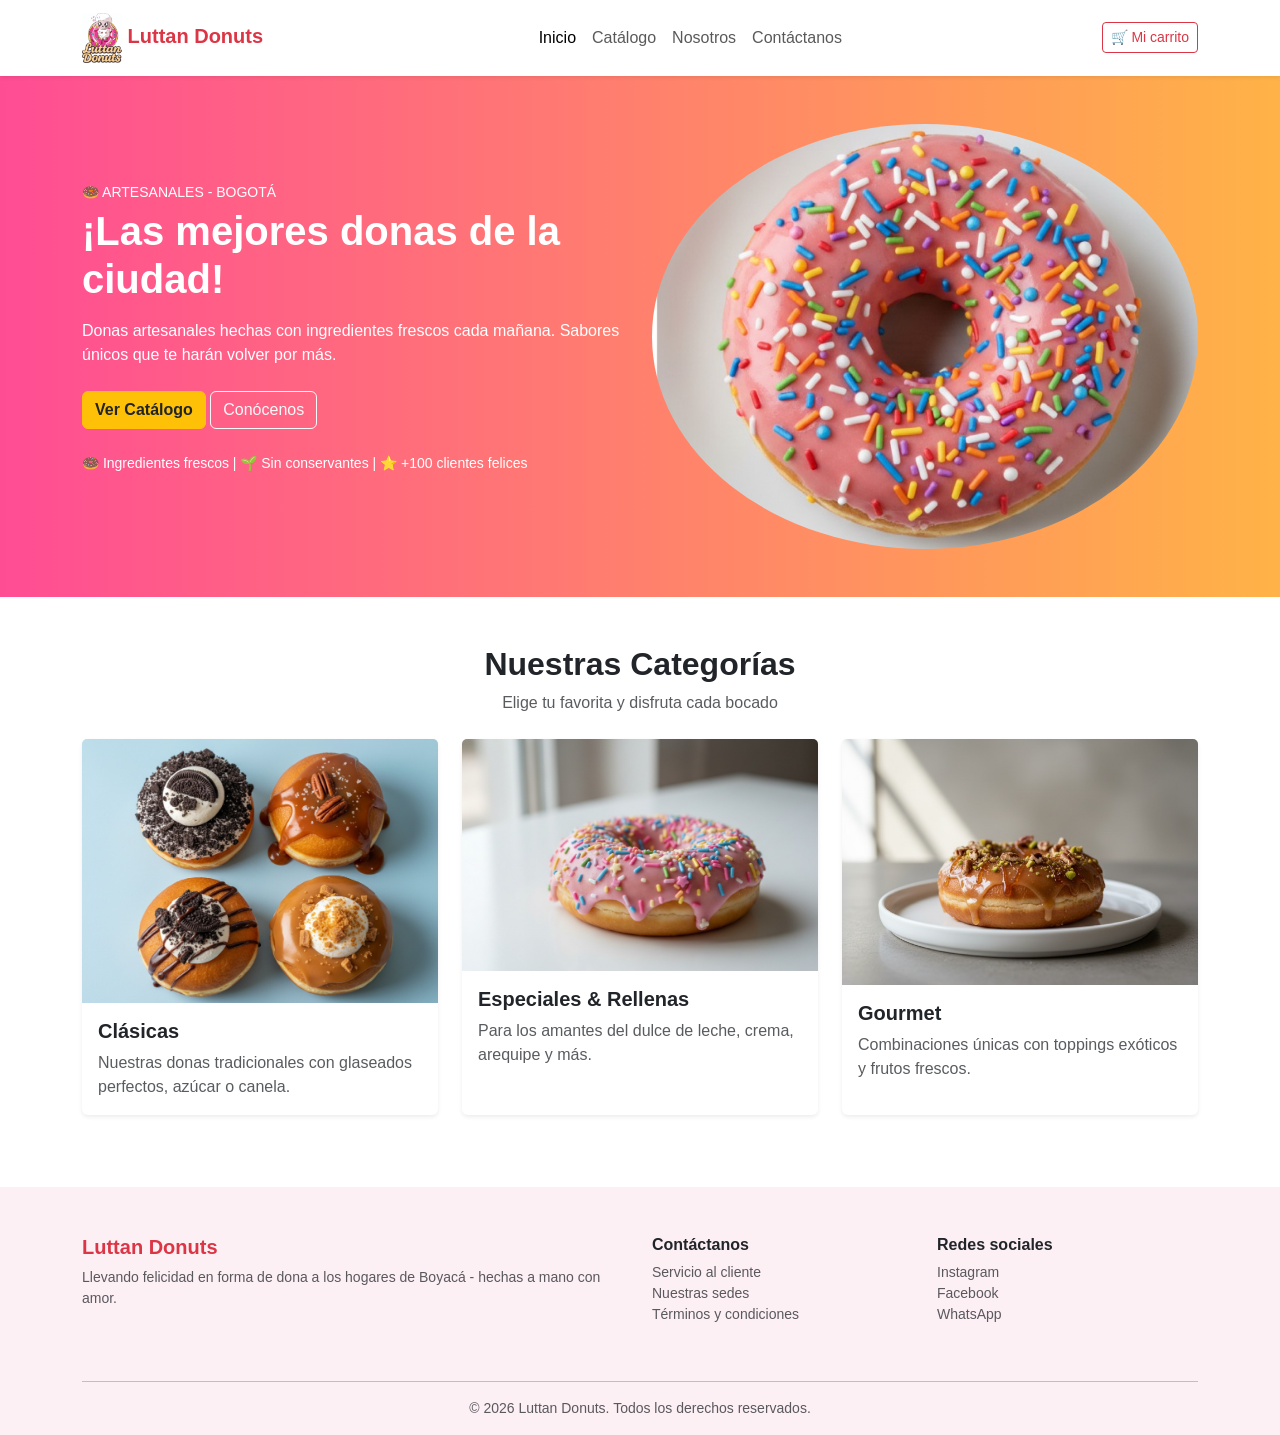
<file: maquetaciom/Cliente/Inicio.html>
<!DOCTYPE html>
<html lang="es">
<head>
    <meta charset="UTF-8">
    <meta name="viewport" content="width=device-width, initial-scale=1.0">

    <title>Luttan Donuts - Inicio

        
    </title>

    <link href="https://cdn.jsdelivr.net/npm/bootstrap@5.3.8/dist/css/bootstrap.min.css" rel="stylesheet">
    <link rel="stylesheet" href="CSS/estilo.css">
</head>
<body>

    <!-- MENÚ -->
    <nav class="navbar navbar-expand-lg navbar-light bg-white shadow-sm">
        <div class="container">
            <a class="navbar-brand text-danger fw-bold" href="Inicio.html">
                <img src="img/luttan.jpeg" alt="Logo" width="40"> Luttan Donuts
            </a>
            <button class="navbar-toggler" type="button" data-bs-toggle="collapse" data-bs-target="#menu">
                <span class="navbar-toggler-icon"></span>
            </button>
            <div class="collapse navbar-collapse" id="menu">
                <ul class="navbar-nav mx-auto">
                    <li class="nav-item"><a class="nav-link active" href="Inicio.html">Inicio</a></li>
                    <li class="nav-item"><a class="nav-link" href="Catalogo.html">Catálogo</a></li>
                    <li class="nav-item"><a class="nav-link" href="Nosotros.html">Nosotros</a></li>
                    <li class="nav-item"><a class="nav-link" href="Contactanos.html">Contáctanos</a></li>
                </ul>
                <a href="Carrito.html" class="btn btn-outline-danger btn-sm">🛒 Mi carrito</a>
            </div>
        </div>
    </nav>

    <!-- PORTADA -->
    <section class="fondo-hero text-white p-5">
        <div class="container">
            <div class="row align-items-center">
                <div class="col-md-6">
                    <p class="small mb-1">🍩 ARTESANALES - BOGOTÁ</p>
                    <h1 class="fw-bold mb-3">¡Las mejores donas de la ciudad!</h1>
                    <p class="mb-4">Donas artesanales hechas con ingredientes frescos cada mañana. Sabores únicos que te harán volver por más.</p>
                    <a href="Catalogo.html" class="btn btn-warning fw-bold text-dark">Ver Catálogo</a>
                    <a href="Nosotros.html" class="btn btn-outline-light">Conócenos</a>
                    <p class="mt-4 small">🍩 Ingredientes frescos | 🌱 Sin conservantes | ⭐ +100 clientes felices</p>
                </div>
                <div class="col-md-6 text-center">
                    <img src="img/donaInicioPlato.jpeg" alt="Dona" class="img-fluid rounded-circle">
                </div>
            </div>
        </div>
    </section>

    <!-- CATEGORÍAS -->
    <section class="container mt-5 mb-5">
        <div class="text-center mb-4">
            <h2 class="fw-bold">Nuestras Categorías</h2>
            <p class="text-muted">Elige tu favorita y disfruta cada bocado</p>
        </div>

        <div class="row">
            <div class="col-md-4 mb-4">
                <div class="card h-100 border-0 shadow-sm">
                    <img src="img/UnoImgInicio.jpeg" class="card-img-top" alt="Clásicas">
                    <div class="card-body">
                        <h5 class="card-title fw-bold">Clásicas</h5>
                        <p class="card-text text-muted">Nuestras donas tradicionales con glaseados perfectos, azúcar o canela.</p>
                    </div>
                </div>
            </div>

            <div class="col-md-4 mb-4">
                <div class="card h-100 border-0 shadow-sm">
                    <img src="img/DosImgInicio.jpeg" class="card-img-top" alt="Especiales">
                    <div class="card-body">
                        <h5 class="card-title fw-bold">Especiales & Rellenas</h5>
                        <p class="card-text text-muted">Para los amantes del dulce de leche, crema, arequipe y más.</p>
                    </div>
                </div>
            </div>

            <div class="col-md-4 mb-4">
                <div class="card h-100 border-0 shadow-sm">
                    <img src="img/tresImgInicio.jpeg" class="card-img-top" alt="Gourmet">
                    <div class="card-body">
                        <h5 class="card-title fw-bold">Gourmet</h5>
                        <p class="card-text text-muted">Combinaciones únicas con toppings exóticos y frutos frescos.</p>
                    </div>
                </div>
            </div>
        </div>
    </section>

   
    <footer class="footer pt-5 pb-3">
        <div class="container">
            <div class="row">
                <div class="col-md-6 mb-4">
                    <h5 class="fw-bold text-danger">Luttan Donuts</h5>
                    <p class="small text-muted">Llevando felicidad en forma de dona a los hogares de Boyacá - hechas a mano con amor.</p>
                </div>
                <div class="col-md-3 mb-4">
                    <h6 class="fw-bold">Contáctanos</h6>
                    <ul class="list-unstyled small">
                        <li><a href="#" class="text-muted text-decoration-none">Servicio al cliente</a></li>
                        <li><a href="#" class="text-muted text-decoration-none">Nuestras sedes</a></li>
                        <li><a href="#" class="text-muted text-decoration-none">Términos y condiciones</a></li>
                    </ul>
                </div>
                <div class="col-md-3 mb-4">
                    <h6 class="fw-bold">Redes sociales</h6>
                    <ul class="list-unstyled small">
                        <li><a href="#" class="text-muted text-decoration-none">Instagram</a></li>
                        <li><a href="#" class="text-muted text-decoration-none">Facebook</a></li>
                        <li><a href="#" class="text-muted text-decoration-none">WhatsApp</a></li>
                    </ul>
                </div>
            </div>
            <hr>
            <p class="text-center text-muted small mb-0">© 2026 Luttan Donuts. Todos los derechos reservados.</p>
        </div>
    </footer>

    <script src="https://cdn.jsdelivr.net/npm/bootstrap@5.3.8/dist/js/bootstrap.bundle.min.js"></script>
</body>
</html>
</file>
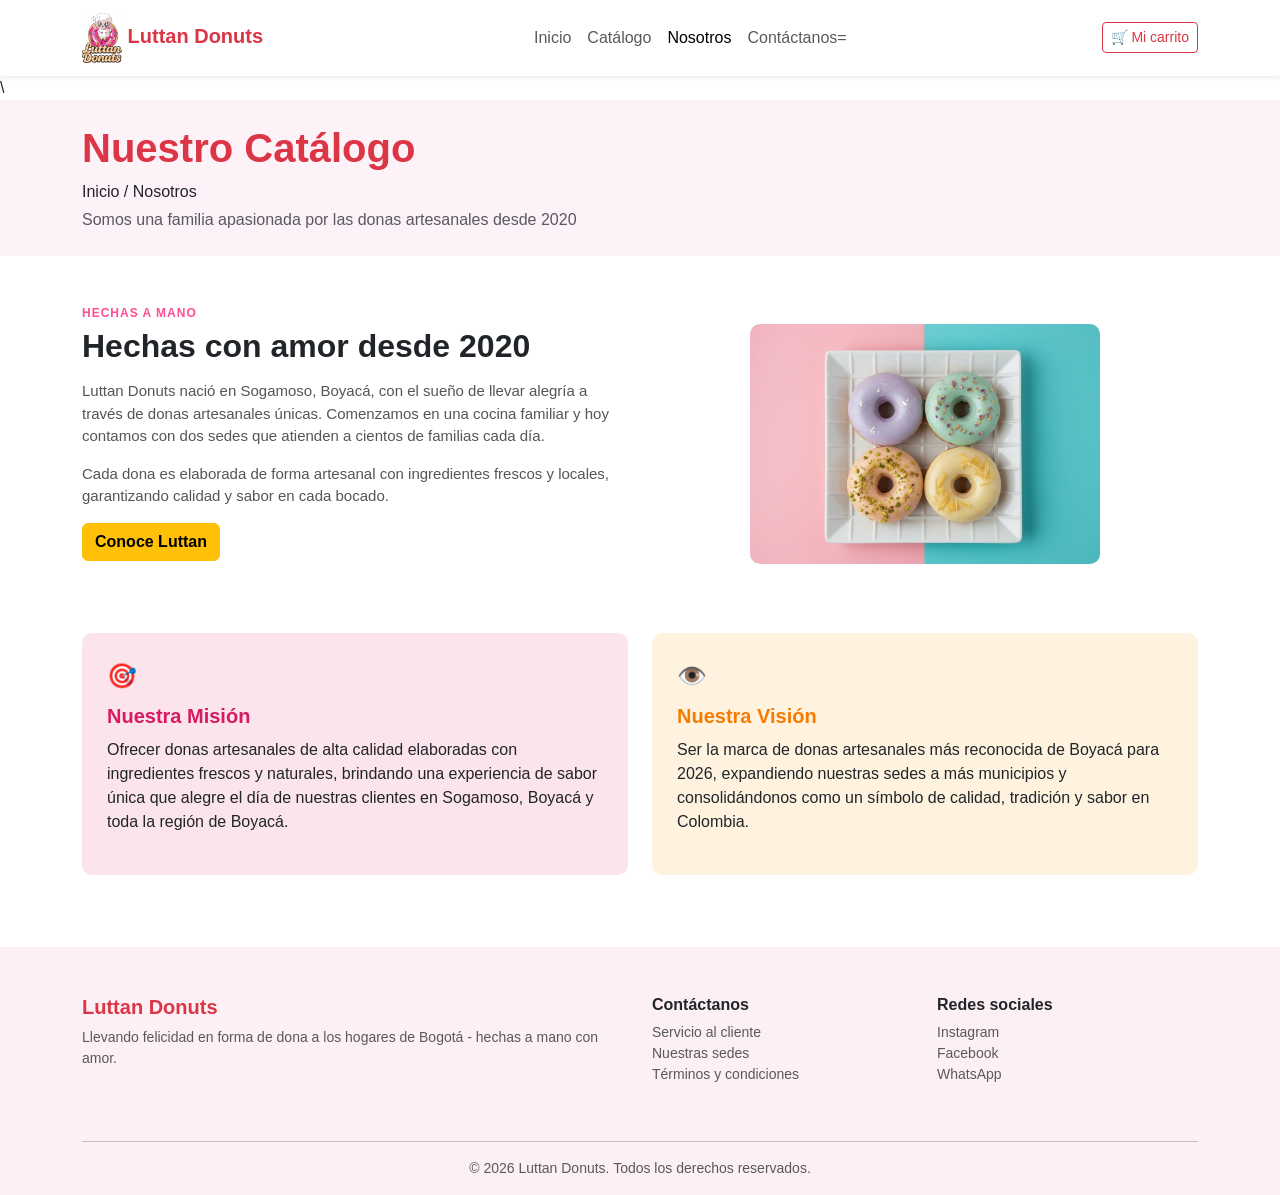
<file: maquetaciom/Cliente/Nosotros.html>
<!DOCTYPE html>
<html lang="es">
<head>
    <meta charset="UTF-8">
    <meta name="viewport" content="width=device-width, initial-scale=1.0">
    <title>Luttan Donuts - Sobre Nosotros</title>
    
   
    <link href="https://cdn.jsdelivr.net/npm/bootstrap@5.3.8/dist/css/bootstrap.min.css" rel="stylesheet">
    
  
    <link rel="stylesheet" href="CSS/estilo.css">
</head>
<body>
  
    <nav class="navbar navbar-expand-lg navbar-light bg-white shadow-sm">
        <div class="container">
            <a class="navbar-brand text-danger fw-bold" href="Inicio.html">
                <img src="img/luttan.jpeg" alt="Logo" width="40"> Luttan Donuts
            </a>
            
            <button class="navbar-toggler" type="button" data-bs-toggle="collapse" data-bs-target="#menu">
                <span class="navbar-toggler-icon"></span>
            </button>

            <div class="collapse navbar-collapse" id="menu">
                <ul class="navbar-nav mx-auto">
                    <li class="nav-item"><a class="nav-link" href="Inicio.html">Inicio</a></li>
                    <li class="nav-item"><a class="nav-link" href="Catalogo.html">Catálogo</a></li>
                    <li class="nav-item"><a class="nav-link active" href="Nosotros.html">Nosotros</a></li>


                    <li class="nav-item"><a class="nav-link" href="Contactanos.html">Contáctanos=</a></li>

                </ul>
                <a href="#" class="btn btn-outline-danger btn-sm">🛒 Mi carrito</a>
            </div>
        </div>
    </nav>

    \
     <section class="fondo-titulo p-4 mb-4">
        <div class="container">
              <h1 class="fw-bold text-danger">Nuestro Catálogo</h1>
            <p class=" mb-1">Inicio / Nosotros</p>
            <p class="text-muted mb-0">Somos una familia apasionada por las donas artesanales desde 2020</p>
        </div>
    </section>

    <section class="container mt-5 mb-5">
        <div class="row align-items-center">
            <!-- Columna de texto -->
            <div class="col-md-6 mb-4">
                <p class="texto-pequeno">HECHAS A MANO</p>
                <h2 class="titulo-historia">Hechas con amor desde 2020</h2>
                <p class="texto-historia">
                    Luttan Donuts nació en Sogamoso, Boyacá, con el sueño de llevar alegría a través de donas artesanales únicas. Comenzamos en una cocina familiar y hoy contamos con dos sedes que atienden a cientos de familias cada día.
                </p>
                <p class="texto-historia">
                    Cada dona es elaborada de forma artesanal con ingredientes frescos y locales, garantizando calidad y sabor en cada bocado.
                </p>
                <button class="btn btn-warning fw-bold">Conoce Luttan</button>
            </div>

            <!-- Columna de imagen -->
            <div class="col-md-6 text-center">
              
                <img src="img/DonasNosotros.jpeg" alt="Historia Luttan" class="imagen-nosotros">
            </div>
        </div>
    </section>

    <section class="container mb-5">
        <div class="row">
            
            <!-- Misión -->
            <div class="col-md-6 mb-4">
                <div class="caja-mision">
                    <p class="icono">🎯</p>
                    <h3 class="titulo-mision">Nuestra Misión</h3>
                    <p>
                        Ofrecer donas artesanales de alta calidad elaboradas con ingredientes frescos y naturales, brindando una experiencia de sabor única que alegre el día de nuestras clientes en Sogamoso, Boyacá y toda la región de Boyacá.
                    </p>
                </div>
            </div>

            <!--Visión -->
            <div class="col-md-6 mb-4">
                <div class="caja-vision">
                    <p class="icono">👁️</p>
                    <h3 class="titulo-vision">Nuestra Visión</h3>
                    <p>
                        Ser la marca de donas artesanales más reconocida de Boyacá para 2026, expandiendo nuestras sedes a más municipios y consolidándonos como un símbolo de calidad, tradición y sabor en Colombia.
                    </p>
                </div>
            </div>

        </div>
    </section>

   
    <footer class="footer pt-5 pb-3">
        <div class="container">
            <div class="row">
                <div class="col-md-6 mb-4">
                    <h5 class="fw-bold text-danger">Luttan Donuts</h5>
                    <p class="small text-muted">Llevando felicidad en forma de dona a los hogares de Bogotá - hechas a mano con amor.</p>
                </div>
                
                <div class="col-md-3 mb-4">
                    <h6 class="fw-bold">Contáctanos</h6>
                    <ul class="list-unstyled small">
                        <li><a href="#" class="text-muted text-decoration-none">Servicio al cliente</a></li>
                        <li><a href="#" class="text-muted text-decoration-none">Nuestras sedes</a></li>
                        <li><a href="#" class="text-muted text-decoration-none">Términos y condiciones</a></li>
                    </ul>
                </div>

                <div class="col-md-3 mb-4">
                    <h6 class="fw-bold">Redes sociales</h6>
                    <ul class="list-unstyled small">
                        <li><a href="#" class="text-muted text-decoration-none">Instagram</a></li>
                        <li><a href="#" class="text-muted text-decoration-none">Facebook</a></li>
                        <li><a href="#" class="text-muted text-decoration-none">WhatsApp</a></li>
                    </ul>
                </div>
            </div>
            
            <hr>
            <p class="text-center text-muted small mb-0">© 2026 Luttan Donuts. Todos los derechos reservados.</p>
        </div>
    </footer>


    <script src="https://cdn.jsdelivr.net/npm/bootstrap@5.3.8/dist/js/bootstrap.bundle.min.js"></script>
</body>
</html>
</file>
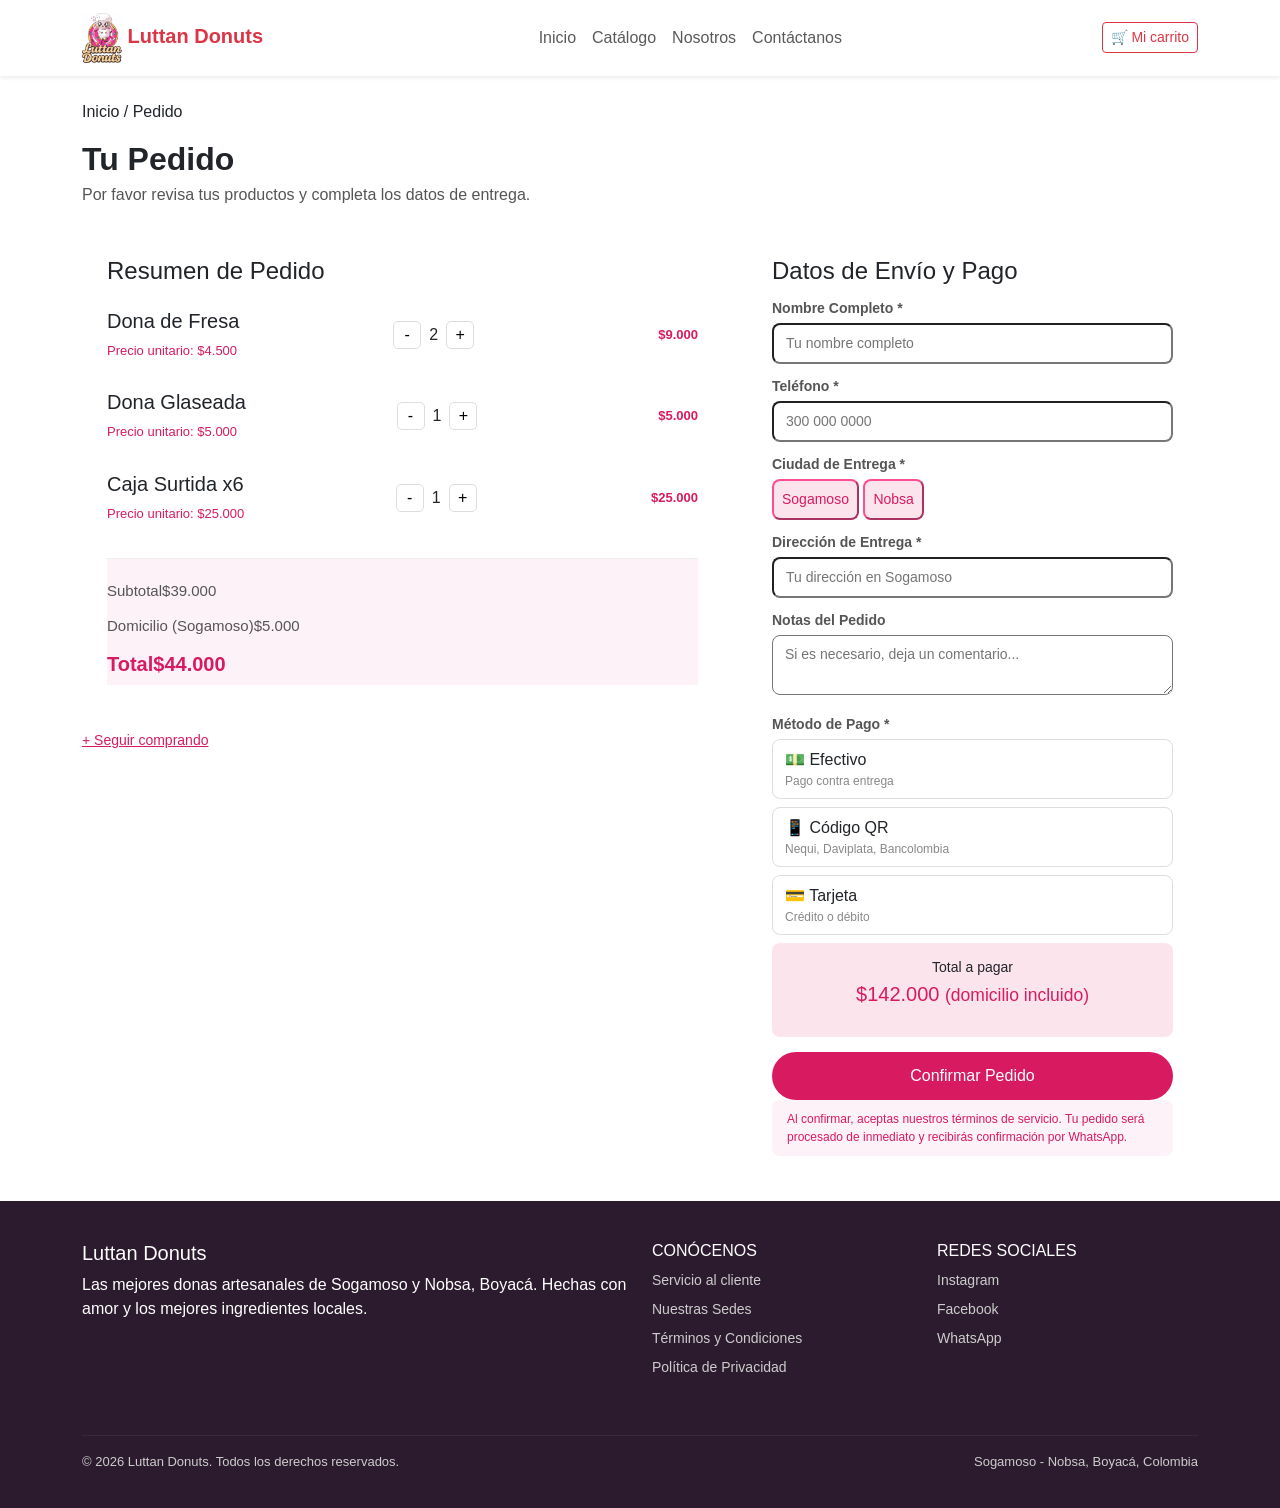
<file: maquetaciom/Cliente/TuPedido.html>
<!DOCTYPE html>
<html lang="es">
<head>
    <meta charset="UTF-8">
    <meta name="viewport" content="width=device-width, initial-scale=1.0">
    <title>Tu Pedido - Luttan Donuts</title>
    <link href="https://cdn.jsdelivr.net/npm/bootstrap@5.3.8/dist/css/bootstrap.min.css" rel="stylesheet">
    <link rel="stylesheet" href="CSS/estilo.css">
</head>
<body>

    <nav class="navbar navbar-expand-lg navbar-light bg-white shadow-sm">
        <div class="container">
            <a class="navbar-brand text-danger fw-bold" href="Inicio.html">
                <img src="img/luttan.jpeg" alt="Logo" width="40"> Luttan Donuts
            </a>
            <button class="navbar-toggler" type="button" data-bs-toggle="collapse" data-bs-target="#menu">
                <span class="navbar-toggler-icon"></span>
            </button>
            <div class="collapse navbar-collapse" id="menu">
                <ul class="navbar-nav mx-auto">
                    <li class="nav-item"><a class="nav-link" href="Inicio.html">Inicio</a></li>
                    <li class="nav-item"><a class="nav-link" href="Catalogo.html">Catálogo</a></li>
                    <li class="nav-item"><a class="nav-link" href="Nosotros.html">Nosotros</a></li>
                    <li class="nav-item"><a class="nav-link" href="Contactanos.html">Contáctanos</a></li>
                </ul>
                <a href="Carrito.html" class="btn btn-outline-danger btn-sm">🛒 Mi carrito</a>
            </div>
        </div>
    </nav>

  
    <div class="container mt-4">
        <p class="ubicacion">Inicio / Pedido</p>
        <h1 class="titulo-carrito">Tu Pedido</h1>
        <p class="subtitulo-carrito">Por favor revisa tus productos y completa los datos de entrega.</p>

        <div class="row">

            <!-- resumennn -->
            <div class="col-md-7 ">
                <div class="caja-carrito">
                    <h4>Resumen de Pedido</h4>

                    <div class="item-carrito">
                        <div>
                            <h5>Dona de Fresa</h5>
                            <p>Precio unitario: $4.500</p>
                        </div>
                        <div class="cantidad-item">
                            <button>-</button>
                            <span>2</span>
                            <button>+</button>
                        </div>
                        <p class="precio-item">$9.000</p>
                    </div>

                    <div class="item-carrito">
                        <div>
                            <h5>Dona Glaseada</h5>
                            <p>Precio unitario: $5.000</p>
                        </div>
                        <div class="cantidad-item">
                            <button>-</button>
                            <span>1</span>
                            <button>+</button>
                        </div>
                        <p class="precio-item">$5.000</p>
                    </div>

                    <div class="item-carrito">
                        <div>
                            <h5>Caja Surtida x6</h5>
                            <p>Precio unitario: $25.000</p>
                        </div>
                        <div class="cantidad-item">
                            <button>-</button>
                            <span>1</span>
                            <button>+</button>
                        </div>
                        <p class="precio-item">$25.000</p>
                    </div>

                    <div class="totales">
                        <div class="fila"><span>Subtotal</span><span>$39.000</span></div>
                        <div class="fila"><span>Domicilio (Sogamoso)</span><span>$5.000</span></div>
                        <div class="fila total"><span>Total</span><span>$44.000</span></div>
                    </div>
                </div>

                <a href="Catalogo.html" class="seguir">+ Seguir comprando</a>
            </div>

            <!-- lo de datos de envio y pago -->
            <div class="col-md-5">
                <div class="caja-carrito">
                    <h4>Datos de Envío y Pago</h4>

                    <form>
                        <label>Nombre Completo *</label>
                        <input type="text" class="campo" placeholder="Tu nombre completo">

                        <label>Teléfono *</label>
                        <input type="tel" class="campo" placeholder="300 000 0000">

                        <label>Ciudad de Entrega *</label>
                        <div class="ciudades">
                            <button type="button" class="ciudadd">Sogamoso</button>
                            <button type="button" class="ciudadd">Nobsa</button>
                        </div>

                        <label>Dirección de Entrega *</label>
                        <input type="text" class="campo" placeholder="Tu dirección en Sogamoso">

                        <label>Notas del Pedido</label>
                        <textarea class="campo" rows="2" placeholder="Si es necesario, deja un comentario..."></textarea>

                        <label>Método de Pago *</label>
                        <div class="metodo">💵 Efectivo <small>Pago contra entrega</small></div>
                        <div class="metodo">📱 Código QR <small>Nequi, Daviplata, Bancolombia</small></div>
                        <div class="metodo">💳 Tarjeta <small>Crédito o débito</small></div>

                        <div class="total-pagar">
                            <small>Total a pagar</small>
                            <p>$142.000 <small>(domicilio incluido)</small></p>
                        </div>

                        <button type="submit" class="btn-confirmar">Confirmar Pedido</button>

                        <p class="aviso">Al confirmar, aceptas nuestros términos de servicio. Tu pedido será procesado de inmediato y recibirás confirmación por WhatsApp.</p>
                    </form>
                </div>
            </div>

        </div>
    </div>

    
    <footer class="footer-oscuro">
        <div class="container">
            <div class="row">
                <div class="col-md-6 mb-4">
                    <h5>Luttan Donuts</h5>
                    <p>Las mejores donas artesanales de Sogamoso y Nobsa, Boyacá. Hechas con amor y los mejores ingredientes locales.</p>
                </div>
                <div class="col-md-3 mb-4">
                    <h6>CONÓCENOS</h6>
                    <ul class="footer-links">
                        <li><a href="#">Servicio al cliente</a></li>
                        <li><a href="#">Nuestras Sedes</a></li>
                        <li><a href="#">Términos y Condiciones</a></li>
                        <li><a href="#">Política de Privacidad</a></li>
                    </ul>
                </div>
                <div class="col-md-3 mb-4">
                    <h6>REDES SOCIALES</h6>
                    <ul class="footer-links">
                        <li><a href="#">Instagram</a></li>
                        <li><a href="#">Facebook</a></li>
                        <li><a href="#">WhatsApp</a></li>
                    </ul>
                </div>
            </div>
            <hr>
            <div class="footer-bottom">
                <p>© 2026 Luttan Donuts. Todos los derechos reservados.</p>
                <p>Sogamoso - Nobsa, Boyacá, Colombia</p>
            </div>
        </div>
    </footer>

    <script src="https://cdn.jsdelivr.net/npm/bootstrap@5.3.8/dist/js/bootstrap.bundle.min.js"></script>
</body>
</html>
</file>
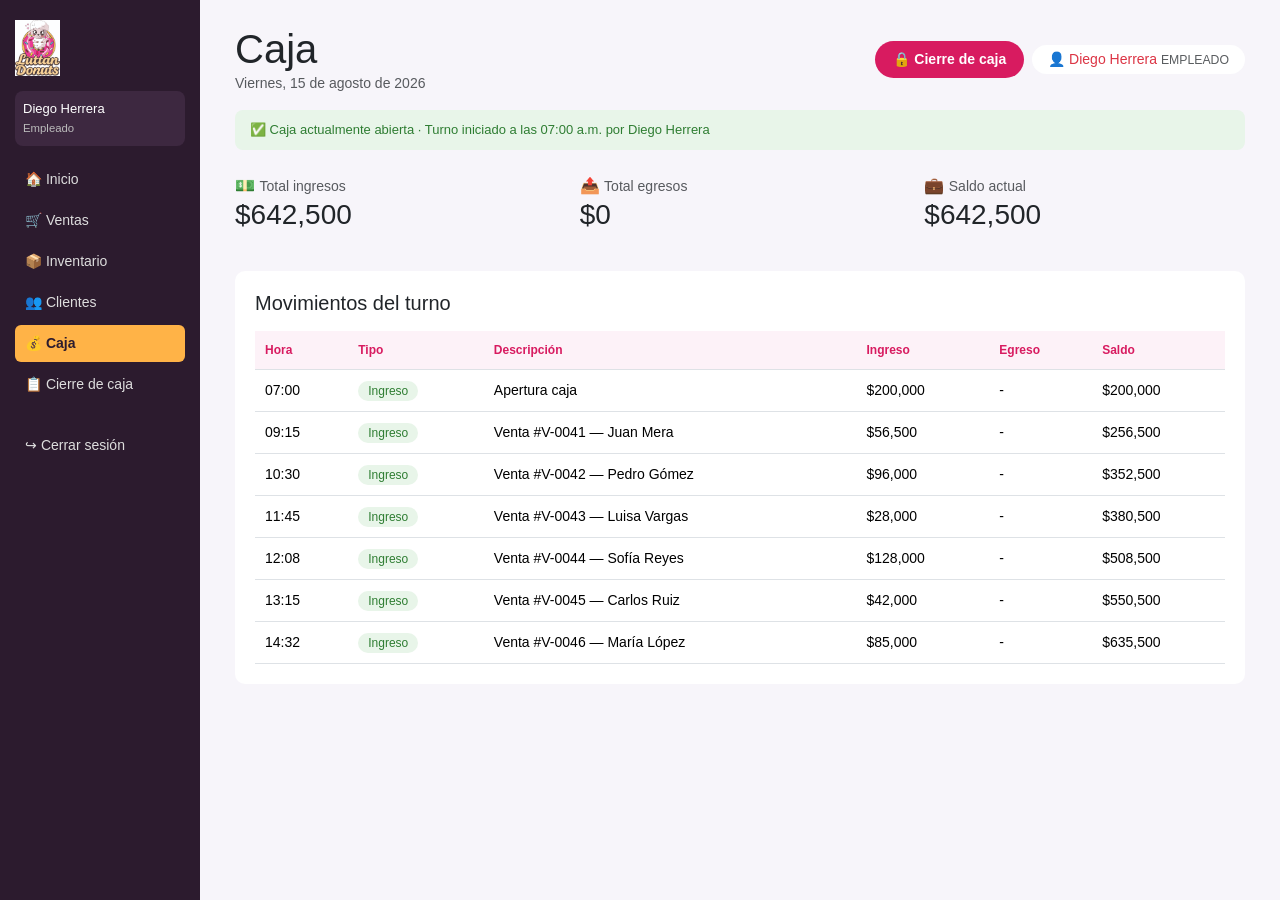
<file: maquetaciom/Empleado/Caja.html>
<!DOCTYPE html>
<html lang="es">
<head>
    <meta charset="UTF-8">
    <meta name="viewport" content="width=device-width, initial-scale=1.0">
    <title>Caja - Luttan Donuts</title>
    <link href="https://cdn.jsdelivr.net/npm/bootstrap@5.3.8/dist/css/bootstrap.min.css" rel="stylesheet">
    <link rel="stylesheet" href="CSS/estilo.css">
</head>
<body class="admin">

    
    <aside class="sidebar">
        <img src="img/luttan.jpeg" alt="Logo" width="45">
        <p class="usuario">Diego Herrera<br><small>Empleado</small></p>

         <nav class="d-flex flex-column gap-1">
    <a href="PanelEmpleado.html">🏠 Inicio</a>
    <a href="Ventas.html">🛒 Ventas</a>
    <a href="Inventario.html">📦 Inventario</a>
    <a href="Clientes.html">👥 Clientes</a>
    <a href="Caja.html" class="activo">💰 Caja</a>
    <a href="CierreCaja.html">📋 Cierre de caja</a>
</nav>

        <a href="#" class="mt-4 d-block">↪ Cerrar sesión</a>
    </aside>

    <main class="admin-contenido">

     
        <div class="d-flex justify-content-between align-items-center mb-3">
            <div>
                <h1 class="mb-0">Caja</h1>
                <p class="text-muted small mb-0">Viernes, 15 de agosto de 2026</p>
            </div>
            <div class="d-flex align-items-center gap-2">
                <a href="#" class="btn-rosa">🔒 Cierre de caja</a>
                <span class="bg-white rounded-pill px-3 py-1 text-danger small">
                    👤 Diego Herrera <small class="text-muted">EMPLEADO</small>
                </span>
            </div>
        </div>

        <div class="aviso-verde mb-4">✅ Caja actualmente abierta · Turno iniciado a las 07:00 a.m. por Diego Herrera</div>

        <!-- ESTADÍSTICAS -->
        <div class="row mb-4">
            <div class="col-md-4 mb-3">
                <div class="stat">💵 <small class="text-muted">Total ingresos</small><h3 class="mb-0">$642,500</h3></div>
            </div>
            <div class="col-md-4 mb-3">
                <div class="stat">📤 <small class="text-muted">Total egresos</small><h3 class="mb-0">$0</h3></div>
            </div>
            <div class="col-md-4 mb-3">
                <div class="stat">💼 <small class="text-muted">Saldo actual</small><h3 class="mb-0">$642,500</h3></div>
            </div>
        </div>

        <!-- TABLA -->
        <div class="caja-tabla">
            <h5 class="mb-3">Movimientos del turno</h5>

            <table class="table tabla-admin mb-0">
                <thead>
                    <tr>
                        <th>Hora</th>
                        <th>Tipo</th>
                        <th>Descripción</th>
                        <th>Ingreso</th>
                        <th>Egreso</th>
                        <th>Saldo</th>
                    </tr>
                </thead>
                <tbody>
                    <tr>
                        <td>07:00</td>
                        <td><span class="bien">Ingreso</span></td>
                        <td>Apertura caja</td>
                        <td>$200,000</td>
                        <td>-</td>
                        <td>$200,000</td>
                    </tr>
                    <tr>
                        <td>09:15</td>
                        <td><span class="bien">Ingreso</span></td>
                        <td>Venta #V-0041 — Juan Mera</td>
                        <td>$56,500</td>
                        <td>-</td>
                        <td>$256,500</td>
                    </tr>
                    <tr>
                        <td>10:30</td>
                        <td><span class="bien">Ingreso</span></td>
                        <td>Venta #V-0042 — Pedro Gómez</td>
                        <td>$96,000</td>
                        <td>-</td>
                        <td>$352,500</td>
                    </tr>
                    <tr>
                        <td>11:45</td>
                        <td><span class="bien">Ingreso</span></td>
                        <td>Venta #V-0043 — Luisa Vargas</td>
                        <td>$28,000</td>
                        <td>-</td>
                        <td>$380,500</td>
                    </tr>
                    <tr>
                        <td>12:08</td>
                        <td><span class="bien">Ingreso</span></td>
                        <td>Venta #V-0044 — Sofía Reyes</td>
                        <td>$128,000</td>
                        <td>-</td>
                        <td>$508,500</td>
                    </tr>
                    <tr>
                        <td>13:15</td>
                        <td><span class="bien">Ingreso</span></td>
                        <td>Venta #V-0045 — Carlos Ruiz</td>
                        <td>$42,000</td>
                        <td>-</td>
                        <td>$550,500</td>
                    </tr>
                    <tr>
                        <td>14:32</td>
                        <td><span class="bien">Ingreso</span></td>
                        <td>Venta #V-0046 — María López</td>
                        <td>$85,000</td>
                        <td>-</td>
                        <td>$635,500</td>
                    </tr>
                </tbody>
            </table>
        </div>

    </main>

</body>
</html>
</file>
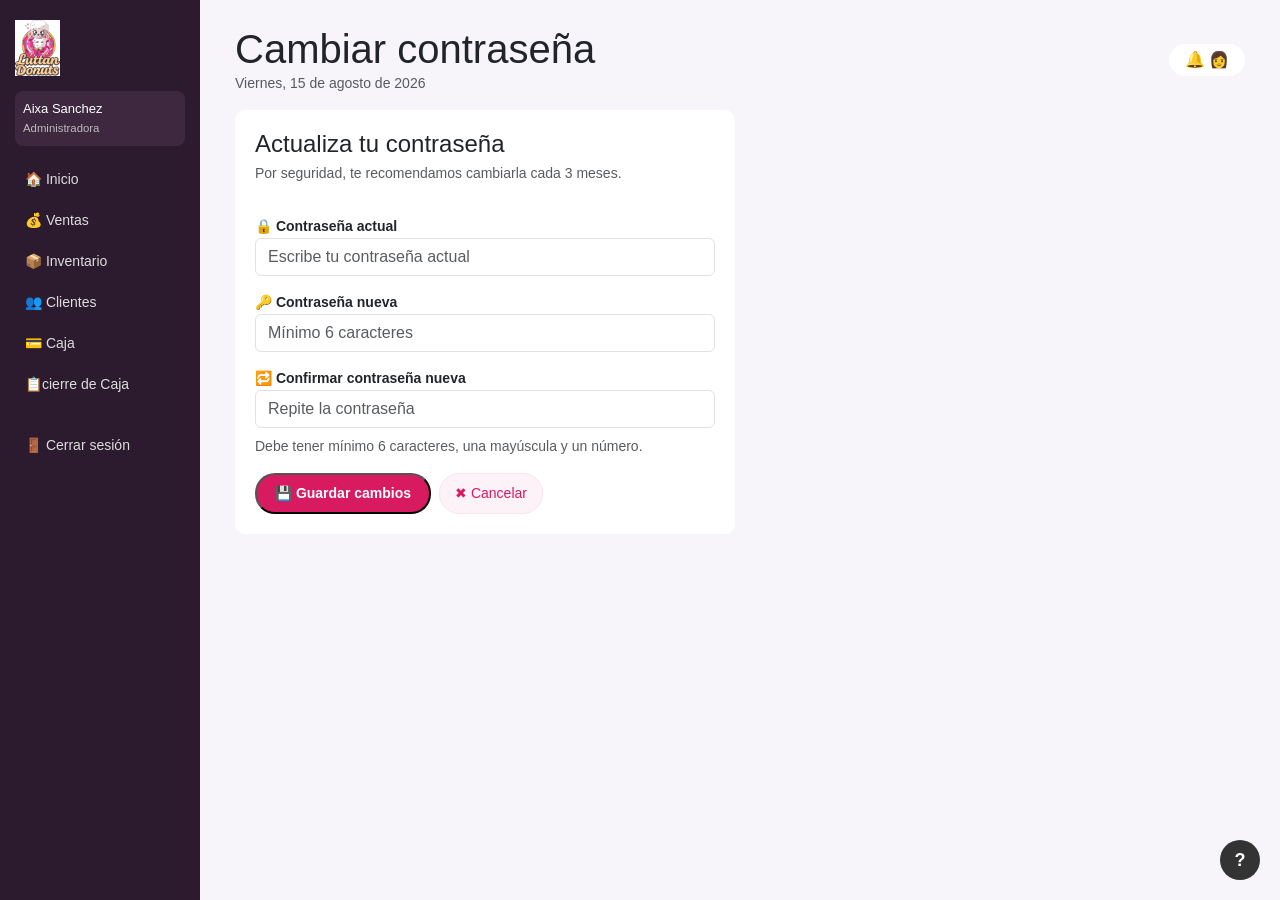
<file: maquetaciom/Empleado/CambioClave.html>
<!DOCTYPE html>
<html lang="es">
<head>
    <meta charset="UTF-8">
    <meta name="viewport" content="width=device-width, initial-scale=1.0">
    <title>Luttan Donuts - Cambiar contraseña</title>
    <link href="https://cdn.jsdelivr.net/npm/bootstrap@5.3.8/dist/css/bootstrap.min.css" rel="stylesheet">
    <link rel="stylesheet" href="CSS/estilo.css">
</head>
<body class="admin">

   
    <aside class="sidebar">
        <img src="img/luttan.jpeg" alt="Logo" width="45">
        <p class="usuario">Aixa Sanchez<br><small>Administradora</small></p>

        <nav class="d-flex flex-column gap-1">
            <a href="PanelEmpleado.html">🏠 Inicio</a>
            <a href="Ventas.html">💰 Ventas</a>
            <a href="Inventario.html">📦 Inventario</a>
            <a href="Clientes.html">👥 Clientes</a>
            <a href="Caja.html">💳 Caja</a>
             <a href="CierreCaja.html">📋cierre de Caja</a>

        </nav>

        <a href="#" class="mt-4 d-block">🚪 Cerrar sesión</a>
    </aside>

    <main class="admin-contenido">


        <div class="d-flex justify-content-between align-items-center mb-3">
            <div>
                <h1 class="mb-0">Cambiar contraseña</h1>
                <p class="text-muted small mb-0">Viernes, 15 de agosto de 2026</p>
            </div>
            <span class="bg-white rounded-pill px-3 py-1">🔔 👩</span>
        </div>

      
        <div class="caja-tabla" style="max-width: 500px;">
            <h4 class="mb-1">Actualiza tu contraseña</h4>
            <p class="text-muted small">Por seguridad, te recomendamos cambiarla cada 3 meses.</p>

            <form action="procesar.html" method="GET">
                <label class="small fw-bold mt-3">🔒 Contraseña actual</label>
                <input type="password" class="form-control" placeholder="Escribe tu contraseña actual">

                <label class="small fw-bold mt-3">🔑 Contraseña nueva</label>
                <input type="password" class="form-control" placeholder="Mínimo 6 caracteres">

                <label class="small fw-bold mt-3">🔁 Confirmar contraseña nueva</label>
                <input type="password" class="form-control" placeholder="Repite la contraseña">

                <p class="text-muted small mt-2 mb-0">Debe tener mínimo 6 caracteres, una mayúscula y un número.</p>

                <div class="d-flex gap-2 mt-3">
                    <button type="submit" class="btn-rosa">💾 Guardar cambios</button>
                    <button type="reset" class="btn-hoy">✖ Cancelar</button>
                </div>
            </form>
        </div>

    </main>

    <button class="ayuda-flotante">?</button>

</body>
</html>
</file>
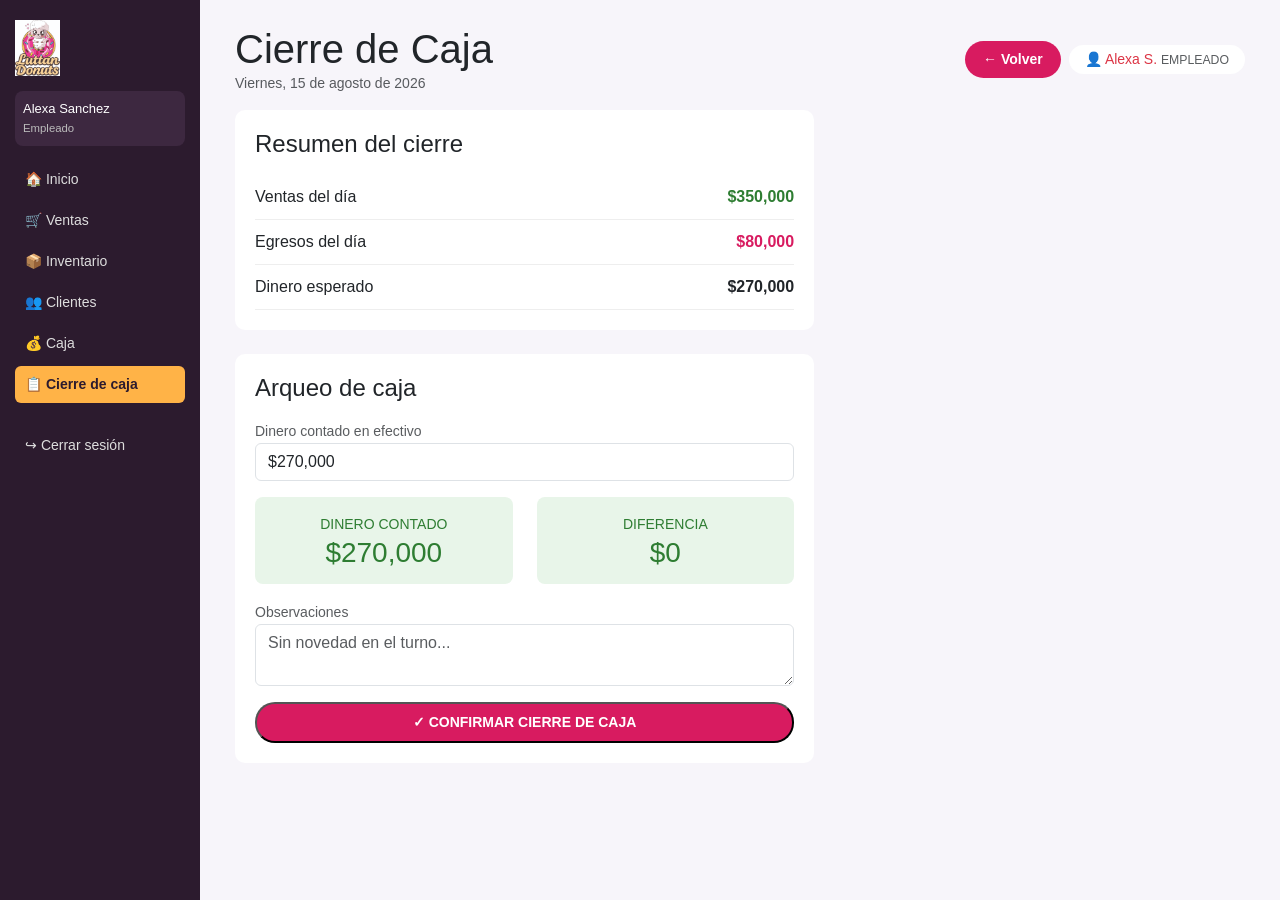
<file: maquetaciom/Empleado/CierreCaja.html>
<!DOCTYPE html>
<html lang="es">

<head>
    <meta charset="UTF-8">
    <meta name="viewport" content="width=device-width, initial-scale=1.0">
    <title>Cierre de Caja - Luttan Donuts</title>
    <link href="https://cdn.jsdelivr.net/npm/bootstrap@5.3.8/dist/css/bootstrap.min.css" rel="stylesheet">
    <link rel="stylesheet" href="CSS/estilo.css">
</head>

<body class="admin">


    <aside class="sidebar">
        <img src="img/luttan.jpeg" alt="Logo" width="45">
        <p class="usuario">Alexa Sanchez<br><small>Empleado</small></p>

        <nav class="d-flex flex-column gap-1">
            <a href="PanelEmpleado.html">🏠 Inicio</a>
            <a href="Ventas.html">🛒 Ventas</a>
            <a href="Inventario.html">📦 Inventario</a>
            <a href="Clientes.html">👥 Clientes</a>
            <a href="Caja.html">💰 Caja</a>
            <a href="CierreCaja.html" class="activo" >📋 Cierre de caja</a>
        </nav>
        <a href="#" class="mt-4 d-block">↪ Cerrar sesión</a>
    </aside>

    <main class="admin-contenido">


        <div class="d-flex justify-content-between align-items-center mb-3">
            <div>
                <h1 class="mb-0">Cierre de Caja</h1>
                <p class="text-muted small mb-0">Viernes, 15 de agosto de 2026</p>
            </div>
            <div class="d-flex align-items-center gap-2">
                <a href="Caja.html" class="btn-rosa">← Volver</a>
                <span class="bg-white rounded-pill px-3 py-1 text-danger small">
                    👤 Alexa S. <small class="text-muted">EMPLEADO</small>
                </span>
            </div>
        </div>

        <div class="row">
            <div class="col-md-7">


                <div class="caja-tabla mb-4">
                    <h4 class="mb-3">Resumen del cierre</h4>

                    <div class="fila-cierre d-flex justify-content-between">
                        <span>Ventas del día</span>
                        <b class="verde">$350,000</b>
                    </div>
                    <div class="fila-cierre d-flex justify-content-between">
                        <span>Egresos del día</span>
                        <b class="rojo">$80,000</b>
                    </div>
                    <div class="fila-cierre d-flex justify-content-between">
                        <span>Dinero esperado</span>
                        <b>$270,000</b>
                    </div>
                </div>


                <div class="caja-tabla">
                    <h4 class="mb-3">Arqueo de caja</h4>

                    <label class="small text-muted">Dinero contado en efectivo</label>
                    <input type="text" class="form-control mb-3" value="$270,000">

                    <div class="row mb-3">
                        <div class="col-6">
                            <div class="caja-verde text-center">
                                <small>DINERO CONTADO</small>
                                <h3 class="mb-0">$270,000</h3>
                            </div>
                        </div>
                        <div class="col-6">
                            <div class="caja-verde text-center">
                                <small>DIFERENCIA</small>
                                <h3 class="mb-0">$0</h3>
                            </div>
                        </div>
                    </div>

                    <label class="small text-muted">Observaciones</label>
                    <textarea class="form-control mb-3" rows="2" placeholder="Sin novedad en el turno..."></textarea>

                    <button class="btn-rosa w-100">✓ CONFIRMAR CIERRE DE CAJA</button>
                </div>

            </div>
        </div>

    </main>

</body>

</html>
</file>
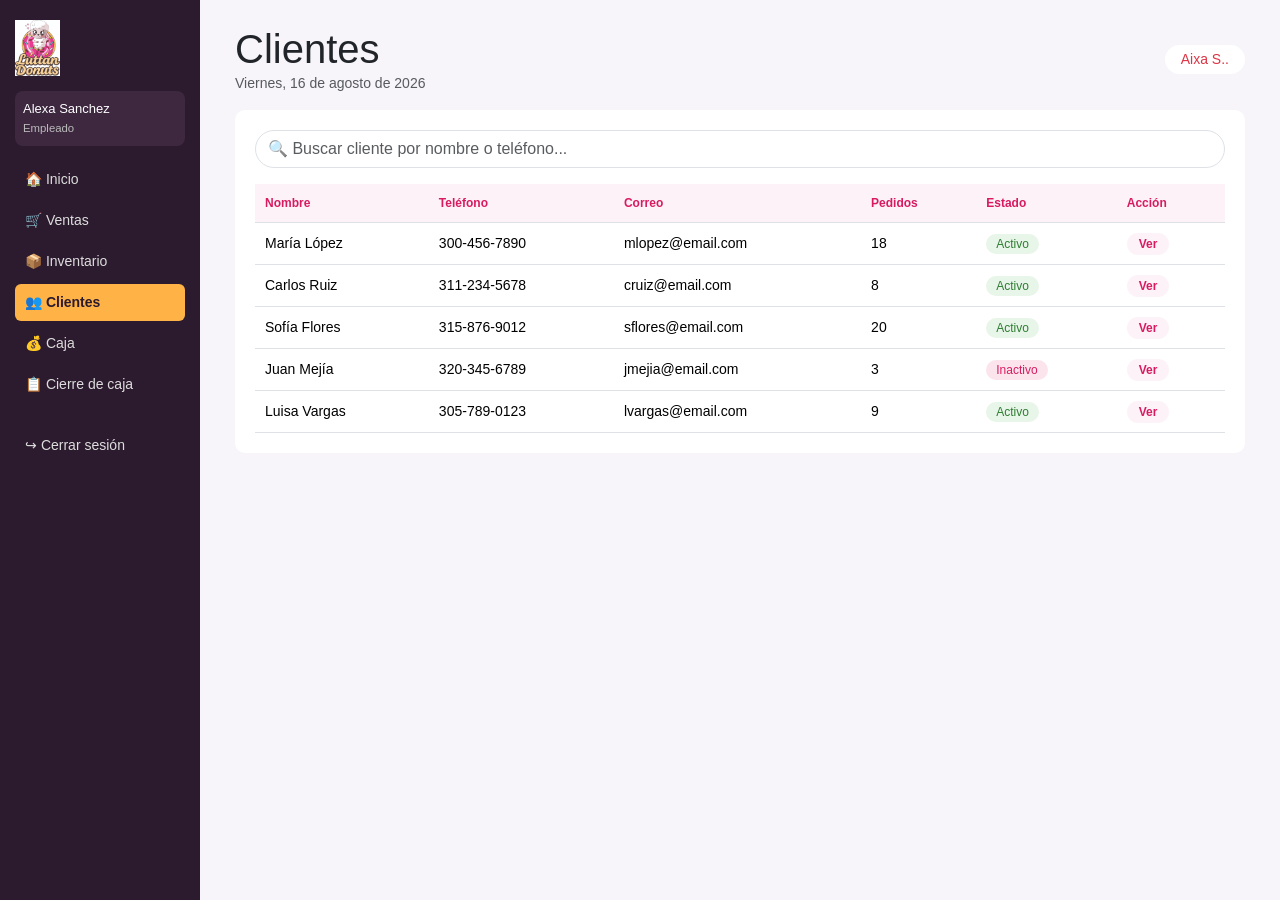
<file: maquetaciom/Empleado/Clientes.html>
<!DOCTYPE html>
<html lang="es">
<head>
    <meta charset="UTF-8">
    <meta name="viewport" content="width=device-width, initial-scale=1.0">
    <title>Clientes - Luttan Donuts</title>
    <link href="https://cdn.jsdelivr.net/npm/bootstrap@5.3.8/dist/css/bootstrap.min.css" rel="stylesheet">
    <link rel="stylesheet" href="CSS/estilo.css">
</head>
<body class="admin">

    <aside class="sidebar">
        <img src="img/luttan.jpeg" alt="Logo" width="45">
        <p class="usuario">Alexa Sanchez<br><small>Empleado</small></p>

       <nav class="d-flex flex-column gap-1">
    <a href="PanelEmpleado.html">🏠 Inicio</a>
    <a href="Ventas.html">🛒 Ventas</a>
    <a href="Inventario.html">📦 Inventario</a>
    <a href="Clientes.html" class="activo">👥 Clientes</a>
    <a href="Caja.html">💰 Caja</a>
    <a href="CierreCaja.html">📋 Cierre de caja</a>
</nav>

        <a href="#" class="mt-4 d-block">↪ Cerrar sesión</a>
    </aside>

    <main class="admin-contenido">

      
        <div class="d-flex justify-content-between align-items-center mb-3">
            <div>
                <h1 class="mb-0">Clientes</h1>
                <p class="text-muted small mb-0">Viernes, 16 de agosto de 2026</p>
            </div>
            <span class="bg-white rounded-pill px-3 py-1 text-danger small">
                 Aixa S..
            </span>
        </div>

        <!-- TABLA -->
        <div class="caja-tabla">
            <input type="text" class="form-control rounded-pill mb-3" placeholder="🔍 Buscar cliente por nombre o teléfono...">

            <table class="table tabla-admin mb-0">
                <thead>
                    <tr>
                        <th>Nombre</th>
                        <th>Teléfono</th>
                        <th>Correo</th>
                        <th>Pedidos</th>
                        <th>Estado</th>
                        <th>Acción</th>
                    </tr>
                </thead>
                <tbody>
                    <tr>
                        <td>María López</td>
                        <td>300-456-7890</td>
                        <td>mlopez@email.com</td>
                        <td>18</td>
                        <td><span class="bien">Activo</span></td>
                        <td><a href="#" class="btn-detalle">Ver</a></td>
                    </tr>
                    <tr>
                        <td>Carlos Ruiz</td>
                        <td>311-234-5678</td>
                        <td>cruiz@email.com</td>
                        <td>8</td>
                        <td><span class="bien">Activo</span></td>
                        <td><a href="#" class="btn-detalle">Ver</a></td>
                    </tr>
                    <tr>
                        <td>Sofía Flores</td>
                        <td>315-876-9012</td>
                        <td>sflores@email.com</td>
                        <td>20</td>
                        <td><span class="bien">Activo</span></td>
                        <td><a href="#" class="btn-detalle">Ver</a></td>
                    </tr>
                    <tr>
                        <td>Juan Mejía</td>
                        <td>320-345-6789</td>
                        <td>jmejia@email.com</td>
                        <td>3</td>
                        <td><span class="mal">Inactivo</span></td>
                        <td><a href="#" class="btn-detalle">Ver</a></td>
                    </tr>
                    <tr>
                        <td>Luisa Vargas</td>
                        <td>305-789-0123</td>
                        <td>lvargas@email.com</td>
                        <td>9</td>
                        <td><span class="bien">Activo</span></td>
                        <td><a href="#" class="btn-detalle">Ver</a></td>
                    </tr>
                </tbody>
            </table>
        </div>

    </main>

</body>
</html>
</file>
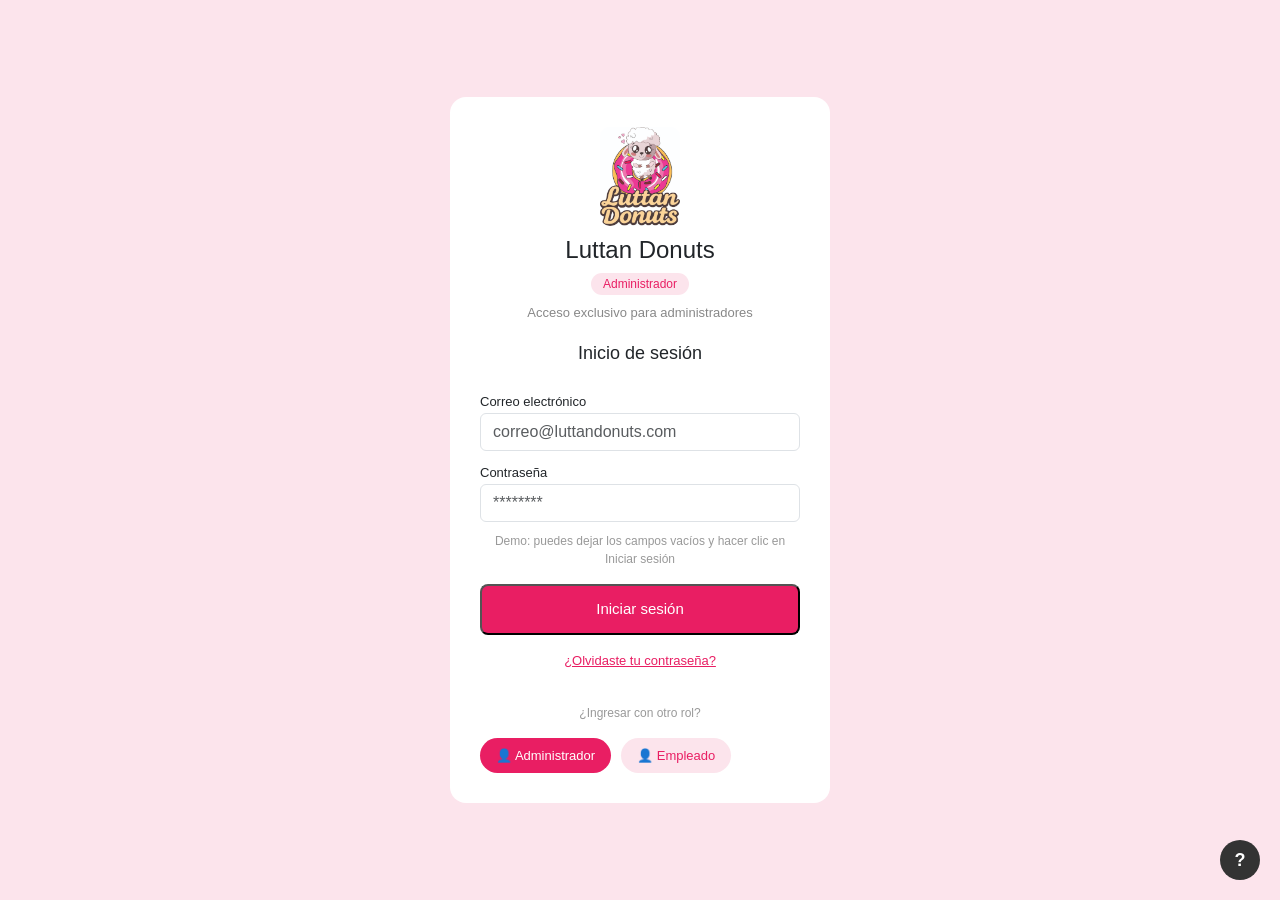
<file: maquetaciom/Empleado/InicioSesion.html>
<!DOCTYPE html>
<html lang="es">
<head>
    <meta charset="UTF-8">
    <meta name="viewport" content="width=device-width, initial-scale=1.0">
    <title>Luttan Donuts - Iniciar sesión</title>
    <link href="https://cdn.jsdelivr.net/npm/bootstrap@5.3.8/dist/css/bootstrap.min.css" rel="stylesheet">
    <link rel="stylesheet" href="CSS/estilo.css">
</head>
<body class="login-body">

    <main class="login-tarjeta">
        <img src="img/luttan.jpeg" alt="Logo" class="logo">
        <h1>Luttan Donuts</h1>
        <span class="etiqueta">Administrador</span>
        <p class="subtitulo">Acceso exclusivo para administradores</p>

        <h2>Inicio de sesión</h2>

        <form action="PanelEmpleado.html" method="GET">
            <label for="correo">Correo electrónico</label>
            <input type="email" id="correo" name="correo" class="form-control" placeholder="correo@luttandonuts.com">

            <label for="clave">Contraseña</label>
            <input type="password" id="clave" name="clave" class="form-control" placeholder="********">

            <p class="ayuda">Demo: puedes dejar los campos vacíos y hacer clic en Iniciar sesión</p>

            <button type="submit" class="boton-principal">Iniciar sesión</button>
        </form>

        <a href="#" class="enlace-olvido">¿Olvidaste tu contraseña?</a>

        <p class="divisor">¿Ingresar con otro rol?</p>

        <div class="roles">
            <button class="boton-admin">👤 Administrador</button>
            <button class="boton-empleado">👤 Empleado</button>
        </div>
    </main>

    <button class="ayuda-flotante">?</button>

</body>
</html>
</file>
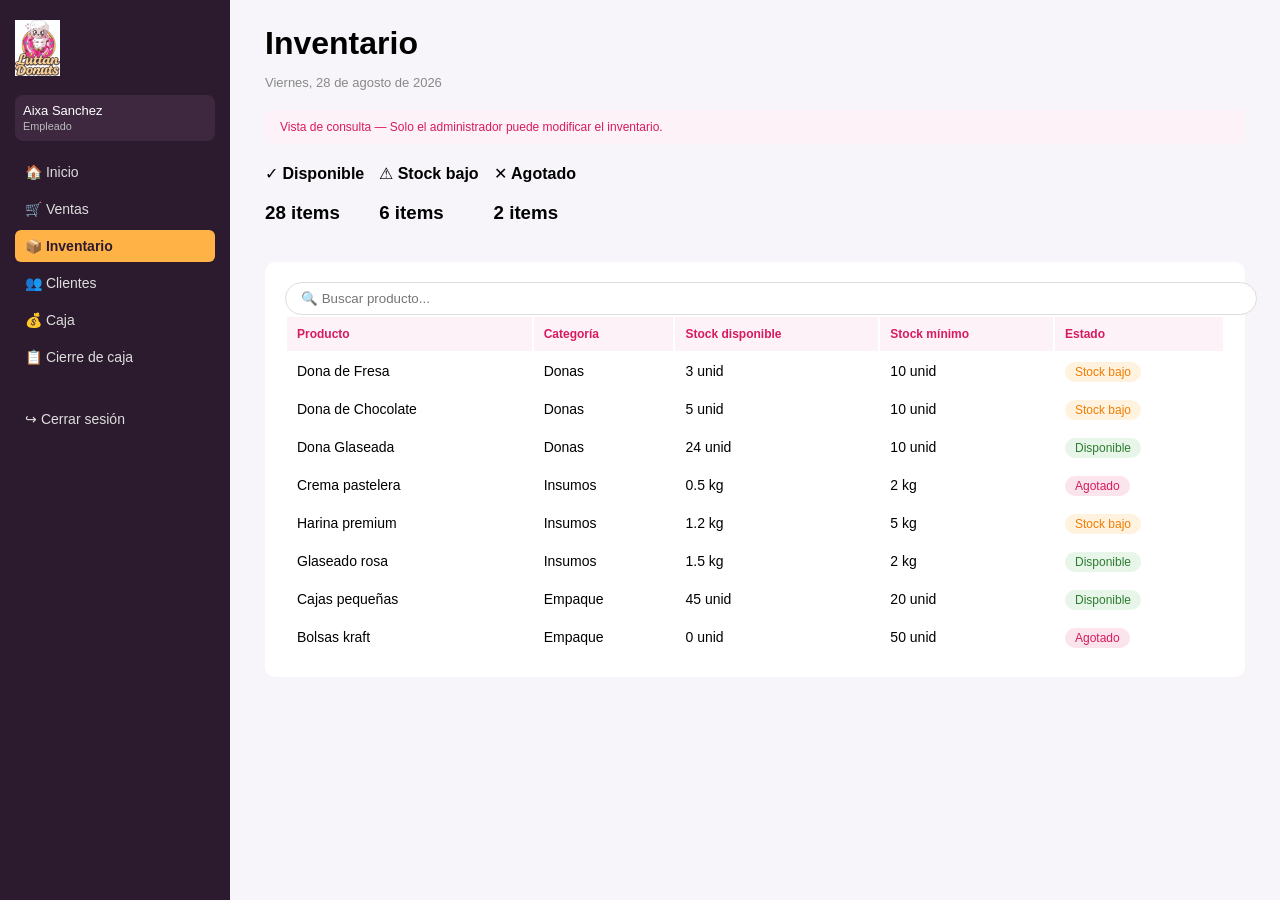
<file: maquetaciom/Empleado/Inventario.html>
<!DOCTYPE html>
<html lang="es">

<head>
    <meta charset="UTF-8">
    <meta name="viewport" content="width=device-width, initial-scale=1.0">
    <title>Inventario - Luttan Donuts</title>
    <link rel="stylesheet" href="CSS/estilo.css">
</head>

<body class="admin">


    <aside class="sidebar">
        <img src="img/luttan.jpeg" alt="Logo" width="45">
        <p class="usuario">Aixa Sanchez<br><small>Empleado</small></p>

        <nav class="d-flex flex-column gap-1">
            <a href="PanelEmpleado.html">🏠 Inicio</a>
            <a href="Ventas.html">🛒 Ventas</a>
            <a href="Inventario.html" class="activo">📦 Inventario</a>
            <a href="Clientes.html">👥 Clientes</a>
            <a href="Caja.html">💰 Caja</a>
            <a href="CierreCaja.html">📋 Cierre de caja</a>
        </nav>
        <a href="#" class="salir">↪ Cerrar sesión</a>
    </aside>


    <main class="admin-contenido">

        <h1>Inventario</h1>
        <p class="fecha">Viernes, 28 de agosto de 2026</p>

        <div class="aviso"> Vista de consulta — Solo el administrador puede modificar el inventario.</div>

        <!-- ESTADÍSTICAS -->
        <div class="estadisticas">
            <div>✓ <b>Disponible</b>
                <h3>28 items</h3>
            </div>
            <div>⚠ <b>Stock bajo</b>
                <h3>6 items</h3>
            </div>
            <div>✕ <b>Agotado</b>
                <h3>2 items</h3>
            </div>
        </div>

        <!-- TABLA -->
        <div class="caja-tabla">
            <input type="text" class="buscador" placeholder="🔍 Buscar producto...">

            <table>
                <thead>
                    <tr>
                        <th>Producto</th>
                        <th>Categoría</th>
                        <th>Stock disponible</th>
                        <th>Stock mínimo</th>
                        <th>Estado</th>
                    </tr>
                </thead>
                <tbody>
                    <tr>
                        <td>Dona de Fresa</td>
                        <td>Donas</td>
                        <td>3 unid</td>
                        <td>10 unid</td>
                        <td><span class="bajo">Stock bajo</span></td>
                    </tr>
                    <tr>
                        <td>Dona de Chocolate</td>
                        <td>Donas</td>
                        <td>5 unid</td>
                        <td>10 unid</td>
                        <td><span class="bajo">Stock bajo</span></td>
                    </tr>
                    <tr>
                        <td>Dona Glaseada</td>
                        <td>Donas</td>
                        <td>24 unid</td>
                        <td>10 unid</td>
                        <td><span class="bien">Disponible</span></td>
                    </tr>
                    <tr>
                        <td>Crema pastelera</td>
                        <td>Insumos</td>
                        <td>0.5 kg</td>
                        <td>2 kg</td>
                        <td><span class="mal">Agotado</span></td>
                    </tr>
                    <tr>
                        <td>Harina premium</td>
                        <td>Insumos</td>
                        <td>1.2 kg</td>
                        <td>5 kg</td>
                        <td><span class="bajo">Stock bajo</span></td>
                    </tr>
                    <tr>
                        <td>Glaseado rosa</td>
                        <td>Insumos</td>
                        <td>1.5 kg</td>
                        <td>2 kg</td>
                        <td><span class="bien">Disponible</span></td>
                    </tr>
                    <tr>
                        <td>Cajas pequeñas</td>
                        <td>Empaque</td>
                        <td>45 unid</td>
                        <td>20 unid</td>
                        <td><span class="bien">Disponible</span></td>
                    </tr>
                    <tr>
                        <td>Bolsas kraft</td>
                        <td>Empaque</td>
                        <td>0 unid</td>
                        <td>50 unid</td>
                        <td><span class="mal">Agotado</span></td>
                    </tr>
                </tbody>
            </table>
        </div>

    </main>

</body>

</html>
</file>
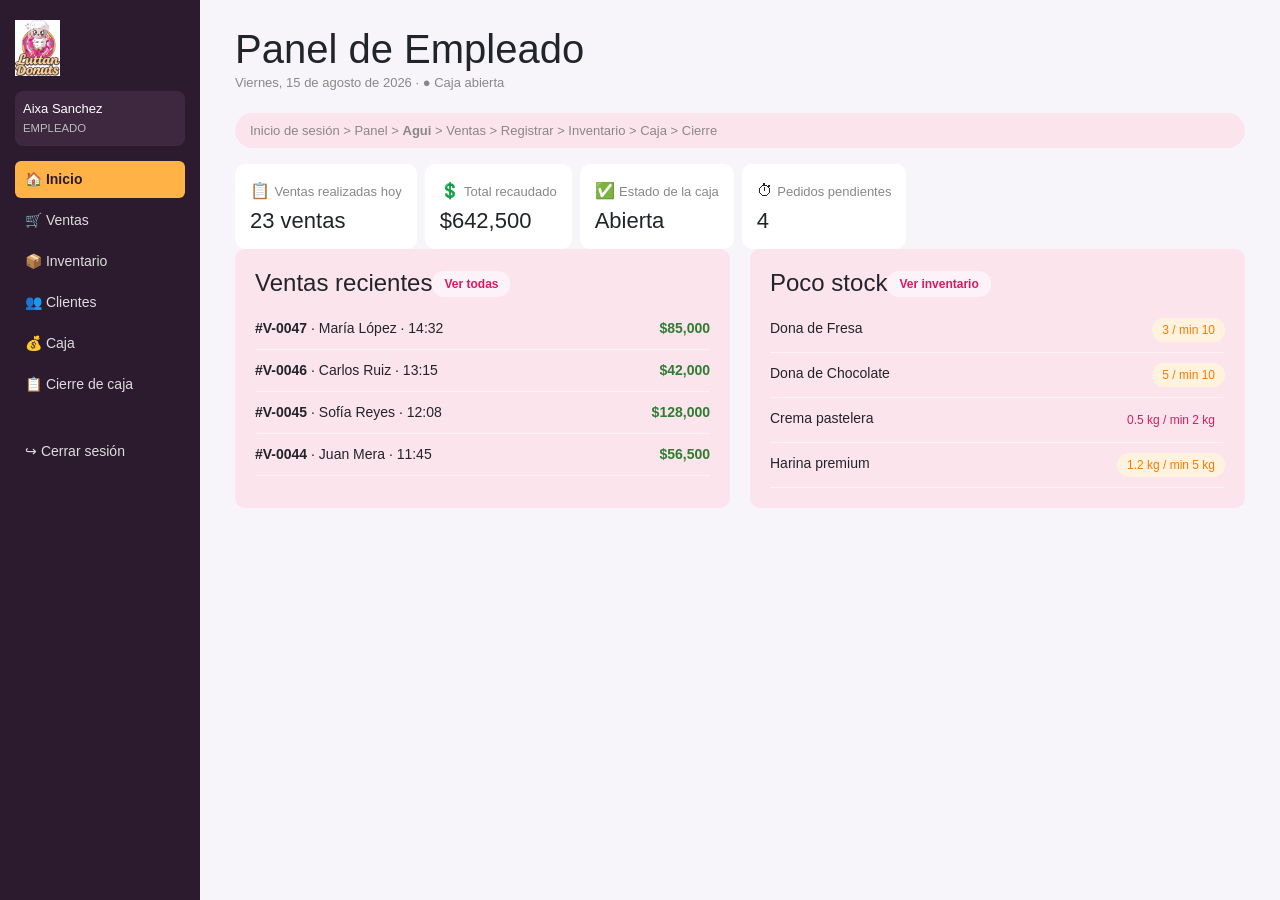
<file: maquetaciom/Empleado/PanelEmpleado.html>
<!DOCTYPE html>
<html lang="es">

<head>
    <meta charset="UTF-8">
    <meta name="viewport" content="width=device-width, initial-scale=1.0">
    <title>Panel de Empleado - Luttan Donuts</title>
     <link href="https://cdn.jsdelivr.net/npm/bootstrap@5.3.8/dist/css/bootstrap.min.css" rel="stylesheet">
    <link rel="stylesheet" href="CSS/estilo.css">
</head>

<body class="admin">


    <aside class="sidebar">
        <img src="img/luttan.jpeg" alt="Logo" width="45">
        <p class="usuario">Aixa Sanchez<br><small>EMPLEADO</small></p>
        <nav class="d-flex flex-column gap-1">
            <a href="PanelEmpleado.html" class="activo">🏠 Inicio</a>
            <a href="Ventas.html">🛒 Ventas</a>
            <a href="Inventario.html">📦 Inventario</a>
            <a href="Clientes.html">👥 Clientes</a>
            <a href="Caja.html">💰 Caja</a>
            <a href="CierreCaja.html">📋 Cierre de caja</a>
        </nav>

        <a href="#" class="salir">↪ Cerrar sesión</a>
    </aside>


    <main class="admin-contenido">

        <h1>Panel de Empleado</h1>
        <p class="fecha">Viernes, 15 de agosto de 2026 · ● Caja abierta</p>


        <p class="ruta">Inicio de sesión > Panel > <b>Agui</b> > Ventas > Registrar > Inventario > Caja > Cierre</p>

        <!-- Estadísticas -->
        <div class="stats">
            <div>📋 <b>Ventas realizadas hoy</b>
                <h3>23 ventas</h3>
            </div>
            <div>💲 <b>Total recaudado</b>
                <h3>$642,500</h3>
            </div>
            <div>✅ <b>Estado de la caja</b>
                <h3>Abierta</h3>
            </div>
            <div>⏱ <b>Pedidos pendientes</b>
                <h3>4</h3>
            </div>
        </div>


        <div class="dos-columnas">

            <!-- Ventas recientes -->
            <div class="caja-tabla">
                <div class="titulo-caja">
                    <h4>Ventas recientes</h4>
                    <a href="Ventas.html" class="btn-detalle">Ver todas</a>
                </div>

                <div class="item-lista">
                    <span><b>#V-0047</b> · María López · 14:32</span>
                    <b class="verde">$85,000</b>
                </div>
                <div class="item-lista">
                    <span><b>#V-0046</b> · Carlos Ruiz · 13:15</span>
                    <b class="verde">$42,000</b>
                </div>
                <div class="item-lista">
                    <span><b>#V-0045</b> · Sofía Reyes · 12:08</span>
                    <b class="verde">$128,000</b>
                </div>
                <div class="item-lista">
                    <span><b>#V-0044</b> · Juan Mera · 11:45</span>
                    <b class="verde">$56,500</b>
                </div>
            </div>


            <div class="caja-tabla">
                <div class="titulo-caja">
                    <h4> Poco stock</h4>
                    <a href="Inventario.html" class="btn-detalle">Ver inventario</a>
                </div>

                <div class="item-lista">
                    <span>Dona de Fresa</span>
                    <span class="bajo">3 / min 10</span>
                </div>
                <div class="item-lista">
                    <span>Dona de Chocolate</span>
                    <span class="bajo">5 / min 10</span>
                </div>
                <div class="item-lista">
                    <span>Crema pastelera</span>
                    <span class="mal">0.5 kg / min 2 kg</span>
                </div>
                <div class="item-lista">
                    <span>Harina premium</span>
                    <span class="bajo">1.2 kg / min 5 kg</span>
                </div>
            </div>

        </div>

    </main>
 <script src="https://cdn.jsdelivr.net/npm/bootstrap@5.3.8/dist/js/bootstrap.bundle.min.js"></script>
</body>

</html>
</file>
<file: maquetaciom/Cliente/CSS/estilo.css>
/*misma letra para todoooo*/
body {
    font-family: Arial, sans-serif;
    
}/*inicio y catalogo*/
.fondo-hero {
    background: linear-gradient(to right, #ff4d94, #ffb347);
}

/* Círculo blanco donde va la dona */
.circulo-blanco {
    width: 300px;
    height: 300px;
    background-color: white;
    border-radius: 50%;
    display: flex;
    align-items: center;
    justify-content: center;
    padding: 20px;
}


.footer {
    background-color: #fdf0f5;
}


.fondo-titulo {
    background-color: #fdf2f8;

}

/*  NOSOTROS */

/* Encabezado con lo del degradado asi con varios  degradados de colores */
.hero-nosotros {
    background: linear-gradient(to right, #ff4d94, #ffb347);
    color: white;
    text-align: center;
    padding: 50px 20px;
}

.hero-nosotros h1 {
    font-size: 36px;
    font-weight: bold;
    margin-bottom: 10px;
}


.texto-pequeno {
    color: #ff4d94;
    font-weight: bold;
    font-size: 12px;
    letter-spacing: 1px;
    margin-bottom: 5px;
}

.titulo-historia {
    font-weight: bold;
    margin-bottom: 15px;
}

.texto-historia {
    color: #555;
    font-size: 15px;
    margin-bottom: 15px;
}

.imagen-nosotros {
    width: 100%;
    max-width: 350px;
    border-radius: 10px;
}

/*  Misión y Visión */
.caja-mision {
    background-color: #fce4ec;
    padding: 25px;
    border-radius: 10px;
    height: 100%;
}

.caja-vision {
    background-color: #fff3e0;
    padding: 25px;
    border-radius: 10px;
    height: 100%;
}

.icono {
    font-size: 24px;
    margin-bottom: 10px;
}

.titulo-mision {
    color: #d81b60;
    font-weight: bold;
    font-size: 20px;
    margin-bottom: 10px;
}

.titulo-vision {
    color: #f57c00;
    font-weight: bold;
    font-size: 20px;
    margin-bottom: 10px;
}


.footer {
    background-color: #fdf0f5;
}



/*Contactanos */



.linea-rosa {
    width: 60px;
    height: 4px;
    background-color: #ff4d94;
    margin-top: 10px;
    border-radius: 2px;
}


.tarjeta-sede {
    background-color: white;
    border-radius: 10px;
    box-shadow: 0 2px 8px rgba(0, 0, 0, 0.1);
    overflow: hidden;
    height: 100%;
}

.mapa {
    width: 100%;
    height: 180px;
    object-fit: cover;
}

.info-sede {
    padding: 20px;
}

.info-sede h3 {
    color: #d81b60;
    font-size: 20px;
    font-weight: bold;
    margin-bottom: 15px;
}

.info-sede p {
    font-size: 14px;
    color: #555;
    margin-bottom: 8px;
}


.fondo-contacto {
    background-color: #fce4ec;
}

.tarjeta-contacto {
    background-color: white;
    padding: 25px 15px;
    border-radius: 10px;
    box-shadow: 0 2px 5px rgba(0, 0, 0, 0.05);
    height: 100%;
}

.tarjeta-contacto h5 {
    font-size: 16px;
    color: #333;
    margin-bottom: 10px;
}

.numero {
    color: #ff4d94;
    font-weight: bold;
    font-size: 16px;
    margin-bottom: 5px;
}

.sede-texto {
    color: #888;
    font-size: 12px;
    margin-bottom: 0;
}


.botones-redes {
    display: flex;
    justify-content: center;
    gap: 10px;
    flex-wrap: wrap;
}

.btn-red {
    text-decoration: none;
    color: white;
    padding: 8px 20px;
    border-radius: 20px;
    font-size: 14px;
    font-weight: bold;
}

.instagram {
    background-color: #E1306C;
}

.messenger {
    background-color: #A334FA;
}

.facebook {
    background-color: #1877F2;
}

.whatsapp {
    background-color: #25D366;
}



/*Detalle producto*/


/* Contenedor general */
.detalle-container {
    margin-top: 20px;
    margin-bottom: 50px;
}




/* Imagen principal y chiquitas */
.imagen-principal {
    width: 100%;
    max-height: 400px;
    object-fit: cover;
    border-radius: 10px;
}

.miniaturas {
    display: flex;
    gap: 10px;
    margin-top: 10px;
}

.miniaturas img {
    width: 70px;
    height: 70px;
    object-fit: cover;
    border-radius: 8px;
}


.badge-producto {
    padding: 4px 12px;
    border-radius: 20px;
    font-size: 12px;
    font-weight: bold;
}

.badge-rosa {
    background-color: #fce4ec;
    color: #d81b60;
}

.badge-verde {
    background-color: #e8f5e9;
    color: #2e7d32;
}


.titulo-producto {
    font-style: italic;
    font-weight: bold;
    font-size: 32px;
    margin: 10px 0;
}

.rating {
    color: #ffb300;
    font-size: 18px;
}

.rating span {
    color: #888;
    font-size: 14px;
}


.caja-precio {
    background-color: #fce4ec;
    padding: 15px;
    border-radius: 10px;
    display: flex;
    justify-content: space-between;
    margin-top: 15px;
}

.precio {
    color: #d81b60;
    font-weight: bold;
    font-size: 24px;
    margin: 0;
}

.lista-ingredientes {
    list-style: disc;
    padding-left: 20px;
    color: #555;
}


.cantidad {
    display: flex;
    align-items: center;
    gap: 5px;
    margin-bottom: 15px;
}

.btn-cantidad {
    width: 30px;
    height: 30px;
    border: 1px solid #ddd;
    background: white;
    border-radius: 5px;
}

.input-cantidad {
    width: 40px;
    text-align: center;
    border: 1px solid #ddd;
    border-radius: 5px;
    height: 30px;
}

.cantidad small {
    color: #888;
    margin-left: 10px;
}


.btn-carrito,
.btn-comprar {
    width: 100%;
    padding: 12px;
    border: none;
    border-radius: 25px;
    font-weight: bold;
    margin-top: 10px;
}

.btn-carrito {
    background-color: #ff4d94;
    color: white;
}

.btn-comprar {
    background-color: #ffc107;
    color: black;
}


.footer-oscuro {
    background-color: #2c1b2e;
    color: white;
    padding: 40px 0 20px;
}

.footer-col h5,
.footer-col h6 {
    font-weight: bold;
}

.footer-col p,
.footer-links a {
    color: #ccc;
    font-size: 14px;
}

.footer-links {
    list-style: none;
    padding: 0;
}

.footer-links li {
    margin-bottom: 5px;
}

.footer-links a {
    text-decoration: none;
}

.footer-bottom {
    display: flex;
    justify-content: space-between;
    color: #ccc;
    font-size: 13px;
}

.footer-oscuro hr {
    border-color: #555;
}


/*CARRITOOOO*/



.migas {
    font-size: 14px;
    color: #888;
}

.titulo-carrito {
    font-weight: bold;
    font-size: 32px;
    margin-bottom: 5px;
}

.subtitulo-carrito {
    color: #555;
    margin-bottom: 25px;
}

.caja-carrito {
    background-color: white;
    border-radius: 10px;
    padding: 25px;
}


/* Cada producto */
.item-carrito {
    display: flex;
    justify-content: space-between;
    align-items: center;
    padding: 15px 0;
    flex-wrap: wrap;
    gap: 10px;
}



.item-carrito p {

    color: #d81b60;
    font-size: 13px;
    margin: 0;
}

.cantidad-item {
    display: flex;
    align-items: center;
    gap: 8px;
}

.cantidad-item button {
    width: 28px;
    height: 28px;
    border: 1px solid #ddd;
    background: white;
    border-radius: 5px;
}

.precio-item {
    font-weight: bold;
    min-width: 70px;
    text-align: right;
    color: #333;
}

/* Totales */
.totales {
    background-color: #fdf2f8;
    margin-top: 20px;
    padding-top: 15px;
    border-top: 1px solid #eee;
}

.fila {
    display: flex;
    padding: 6px 0;
    color: #555;
    font-size: 15px;
}

.total {
    background-color: #fdf2f8;
    font-weight: bold;
    font-size: 20px;
    color: #d81b60;
}

.seguir {
    display: inline-block;
    margin-top: 20px;
    color: #d81b60;
    font-size: 14px;
}


/*TU PEDIDO*/



.caja-carrito label {
    display: block;
    font-size: 14px;
    font-weight: bold;
    color: #555;
    margin-top: 12px;
    margin-bottom: 4px;
}

.campo {
    width: 100%;
    padding: 8px 12px;
    border-radius: 8px;
    font-size: 14px;
}


.ciudad {
    display: flex;
    gap: 8px;
}

.ciudadd {
    padding: 8px;

    border-radius: 8px;
    font-size: 14px;
    border-color: #ff4d94;
    background-color: #fce4ec;
    color: #d81b60;
}

/* Métodos de pago */
.metodo {
    border: 1px solid #ddd;
    border-radius: 8px;
    padding: 8px 12px;
    margin-bottom: 8px;
}

.metodo small {
    display: block;
    color: #888;
    font-size: 12px;
}

/* Total a pagar */
.total-pagar {
    background-color: #fce4ec;
    padding: 12px;
    border-radius: 8px;
    text-align: center;
}

.total-pagar p {
    color: #d81b60;
    font-size: 20px;
}

/* Boton para confirmar */
.btn-confirmar {
    width: 100%;
    background-color: #d81b60;
    color: white;
    border: none;
    padding: 12px;
    border-radius: 25px;
    margin-top: 15px;
}


.aviso {
    font-size: 12px;
    color: #888;
}

/*INVENTARIO*/


.admin {
    display: flex;
    background-color: #f7f5fa;
    margin: 0;
    min-height: 100vh;
}

/* Menú lateral */
.sidebar {
    width: 200px;
    background-color: #2c1b2e;
    color: white;
    padding: 20px 15px;
}

.sidebar .usuario {
    background-color: #3d2840;
    padding: 8px;
    border-radius: 8px;
    font-size: 13px;
    margin: 15px 0;
}

.sidebar .usuario small {
    color: #bbb;
}

.sidebar nav {
    display: flex;
    flex-direction: column;
    gap: 5px;
}

.sidebar a {
    color: #ddd;
    text-decoration: none;
    padding: 8px 10px;
    border-radius: 6px;
    font-size: 14px;
}

.sidebar a.activo {
    background-color: #ffb347;
    color: #2c1b2e;
    font-weight: bold;
}

.salir {
    display: block;
    margin-top: 30px;
}

/* Contenido */
.admin-contenido {
    flex: 1;
    padding: 25px 35px;
}

.admin-contenido h1 {
    margin: 0;
}

.fecha {
    color: #888;
    font-size: 13px;
    margin-bottom: 20px;
}

.aviso {
    background-color: #fdf2f8;
    color: #d81b60;
    padding: 10px 15px;
    border-radius: 8px;

    margin-bottom: 20px;
}

/* Estadísticas */
.estadisticas {
    display: flex;
    gap: 15px;
    margin-bottom: 20px;

}

.stats div {
    background-color: white;
    padding: 15px;
    border-radius: 10px;
}

.stats b {
    color: #888;
    font-weight: normal;
    font-size: 13px;
}

.stats h3 {
    margin: 5px 0 0;
    font-size: 22px;
}


.caja-tabla {
    background-color: white;
    padding: 20px;
    border-radius: 10px;
}

.buscador {
    width: 100%;
    padding: 8px 15px;
    border: 1px solid #ddd;
    border-radius: 20px;
}

.caja-tabla table {
    width: 100%;
    font-size: 14px;
}

.caja-tabla th {
    background-color: #fdf2f8;
    color: #d81b60;
    text-align: left;
    padding: 10px;
    font-size: 12px;
}

.caja-tabla td {
    padding: 10px;
}


.bajo,
.bien,
.mal {
    padding: 3px 10px;
    border-radius: 12px;
    font-size: 12px;
}

.bajo {
    background-color: #fff3e0;
    color: #f57c00;
}

.bien {
    background-color: #e8f5e9;
    color: #2e7d32;
}

.mal {
    background-color: #fce4ec;
    color: #d81b60;
}

/*VENTASSS*/


.cabecera-ventas {
    display: flex;
    justify-content: space-between;
    align-items: center;
    margin-bottom: 20px;
}

.cabecera-ventas h1 {
    margin: 0;
}

.btn-rosa {
    background-color: #d81b60;
    color: white;
    padding: 8px 18px;
    border-radius: 20px;
    text-decoration: none;
    font-size: 14px;
    font-weight: bold;
}



.fila-busqueda .buscador {
    margin-bottom: 0;
}

.btn-hoy {
    background-color: #fdf2f8;
    border: 1px solid #fce4ec;
    color: #d81b60;
    padding: 8px 15px;
    border-radius: 20px;
    font-size: 14px;
}

/* Botón de cada fila */
.btn-detalle {
    background-color: #fdf2f8;
    color: #d81b60;
    padding: 4px 12px;
    border-radius: 12px;
    text-decoration: none;
    font-size: 12px;
    font-weight: bold;
}


.ruta {
    background-color: #fdf2f8;
    padding: 8px 15px;
    border-radius: 20px;
    font-size: 13px;
    color: #888;

}

.titulo-caja {
    display: flex;
    align-items: center;
    margin-bottom: 10px;
}

.titulo-caja h4 {
    margin: 0;
}

.dos-columnas {
    display: flex;
    gap: 20px;
}

.dos-columnas .caja-tabla {
    flex: 1;

}

.item-lista {
    display: flex;
    padding: 10px 0;
    border-bottom: 1px solid #eee;
    font-size: 14px;
}

.verde {
    color: #2e7d32;
}

/* EMPLEADOOOOO */

.ruta {
    background-color: #fdf2f8;
    background: #fce4ec;
    padding: 8px 15px;
    border-radius: 20px;
    font-size: 13px;
    color: #888;

}

.titulo-caja {
    display: flex;
    margin-bottom: 10px;
}

.titulo-caja h4 {
    margin: 0;
}

.dos-columnas {
    display: flex;
    gap: 20px;

}

.dos-columnas .caja-tabla {
    flex: 1;
    background: #fce4ec;
    min-width: 300px;
}

.item-lista {
    display: flex;
    justify-content: space-between;
    padding: 10px 0;
    border-bottom: 1px solid #fdf2f8;
    font-size: 14px;
}

.verde {
    color: #2e7d32;
}

.stats{
     display: flex;
     gap: 8px;
    
}

/*CAJAAA*/

/* Aviso verde (caja abierta) */
.aviso-verde {
    background: #e8f5e9;
    color: #2e7d32;
    padding: 10px 15px;
    border-radius: 8px;
    font-size: 13px;
}

/*CIEREE CAJAAA*/

.fila-cierre {
    padding: 10px 0;
    border-bottom: 1px solid #eee;
}

.rojo { color: #d81b60; }

.caja-verde {
    background: #e8f5e9;
    color: #2e7d32;
    padding: 15px;
    border-radius: 8px;
}

/* INICIOOO DE SESIÓNNN */

.login-body {
    display: flex;
    justify-content: center;
    align-items: center;
    min-height: 100vh;
    background: #fce4ec;
}

.login-tarjeta {
    background: white;
    max-width: 380px;
    width: 100%;
    padding: 30px;
    border-radius: 16px;
    text-align: center;
}

.login-tarjeta .logo {
    width: 80px;
    border-radius: 10px;
}

.login-tarjeta h1 {
    font-size: 24px;
    margin: 10px 0 6px;
}

.login-tarjeta h2 {
    font-size: 18px;
    margin-top: 20px;
}

.login-tarjeta form {
    text-align: left;
    margin-top: 16px;
}

.login-tarjeta label {
    font-size: 13px;
    margin-top: 12px;
}

.etiqueta {
    background: #fce4ec;
    color: #e91e63;
    padding: 4px 12px;
    border-radius: 20px;
    font-size: 12px;
}

.subtitulo {
    color: #888;
    font-size: 13px;
    margin-top: 8px;
}

.ayuda {
    font-size: 12px;
    color: #999;
    text-align: center;
    margin: 10px 0;
}

.boton-principal {
    width: 100%;
    padding: 12px;
    border-radius: 8px;
    background: #e91e63;
    color: white;
    font-size: 15px;
    margin-top: 6px;
}

.enlace-olvido {
    display: inline-block;
    color: #e91e63;
    font-size: 13px;
    margin-top: 16px;
}

.divisor {
    font-size: 12px;
    color: #999;
    padding-top: 14px;
    margin-top: 18px;
}

.roles {
    display: flex;
    gap: 10px;
    margin-top: 10px;
}

.boton-admin,
.boton-empleado {
    padding: 8px 16px;
    border: none;
    border-radius: 20px;
    font-size: 13px;
}

.boton-admin {
    background: #e91e63;
    color: white;
}

.boton-empleado {
    background: #fce4ec;
    color: #e91e63;
}

.ayuda-flotante {
    position: fixed;
    bottom: 20px;
    right: 20px;
    width: 40px;
    height: 40px;
    border-radius: 50%;
    border: none;
    background: #333;
    color: white;
    font-size: 18px;
    font-weight: bold;
}
</file>
<file: maquetaciom/Empleado/CSS/estilo.css>
/*misma letra para todoooo*/
body {
    font-family: Arial, sans-serif;
    
}/*inicio y catalogo*/
.fondo-hero {
    background: linear-gradient(to right, #ff4d94, #ffb347);
}

/* Círculo blanco donde va la dona */
.circulo-blanco {
    width: 300px;
    height: 300px;
    background-color: white;
    border-radius: 50%;
    display: flex;
    align-items: center;
    justify-content: center;
    padding: 20px;
}


.footer {
    background-color: #fdf0f5;
}


.fondo-titulo {
    background-color: #fdf2f8;

}

/*  NOSOTROS */

/* Encabezado con lo del degradado asi con varios  degradados de colores */
.hero-nosotros {
    background: linear-gradient(to right, #ff4d94, #ffb347);
    color: white;
    text-align: center;
    padding: 50px 20px;
}

.hero-nosotros h1 {
    font-size: 36px;
    font-weight: bold;
    margin-bottom: 10px;
}


.texto-pequeno {
    color: #ff4d94;
    font-weight: bold;
    font-size: 12px;
    letter-spacing: 1px;
    margin-bottom: 5px;
}

.titulo-historia {
    font-weight: bold;
    margin-bottom: 15px;
}

.texto-historia {
    color: #555;
    font-size: 15px;
    margin-bottom: 15px;
}

.imagen-nosotros {
    width: 100%;
    max-width: 350px;
    border-radius: 10px;
}

/*  Misión y Visión */
.caja-mision {
    background-color: #fce4ec;
    padding: 25px;
    border-radius: 10px;
    height: 100%;
}

.caja-vision {
    background-color: #fff3e0;
    padding: 25px;
    border-radius: 10px;
    height: 100%;
}

.icono {
    font-size: 24px;
    margin-bottom: 10px;
}

.titulo-mision {
    color: #d81b60;
    font-weight: bold;
    font-size: 20px;
    margin-bottom: 10px;
}

.titulo-vision {
    color: #f57c00;
    font-weight: bold;
    font-size: 20px;
    margin-bottom: 10px;
}


.footer {
    background-color: #fdf0f5;
}



/*Contactanos */



.linea-rosa {
    width: 60px;
    height: 4px;
    background-color: #ff4d94;
    margin-top: 10px;
    border-radius: 2px;
}


.tarjeta-sede {
    background-color: white;
    border-radius: 10px;
    box-shadow: 0 2px 8px rgba(0, 0, 0, 0.1);
    overflow: hidden;
    height: 100%;
}

.mapa {
    width: 100%;
    height: 180px;
    object-fit: cover;
}

.info-sede {
    padding: 20px;
}

.info-sede h3 {
    color: #d81b60;
    font-size: 20px;
    font-weight: bold;
    margin-bottom: 15px;
}

.info-sede p {
    font-size: 14px;
    color: #555;
    margin-bottom: 8px;
}


.fondo-contacto {
    background-color: #fce4ec;
}

.tarjeta-contacto {
    background-color: white;
    padding: 25px 15px;
    border-radius: 10px;
    box-shadow: 0 2px 5px rgba(0, 0, 0, 0.05);
    height: 100%;
}

.tarjeta-contacto h5 {
    font-size: 16px;
    color: #333;
    margin-bottom: 10px;
}

.numero {
    color: #ff4d94;
    font-weight: bold;
    font-size: 16px;
    margin-bottom: 5px;
}

.sede-texto {
    color: #888;
    font-size: 12px;
    margin-bottom: 0;
}


.botones-redes {
    display: flex;
    justify-content: center;
    gap: 10px;
    flex-wrap: wrap;
}

.btn-red {
    text-decoration: none;
    color: white;
    padding: 8px 20px;
    border-radius: 20px;
    font-size: 14px;
    font-weight: bold;
}

.instagram {
    background-color: #E1306C;
}

.messenger {
    background-color: #A334FA;
}

.facebook {
    background-color: #1877F2;
}

.whatsapp {
    background-color: #25D366;
}



/*Detalle producto*/


/* Contenedor general */
.detalle-container {
    margin-top: 20px;
    margin-bottom: 50px;
}




/* Imagen principal y chiquitas */
.imagen-principal {
    width: 100%;
    max-height: 400px;
    object-fit: cover;
    border-radius: 10px;
}

.miniaturas {
    display: flex;
    gap: 10px;
    margin-top: 10px;
}

.miniaturas img {
    width: 70px;
    height: 70px;
    object-fit: cover;
    border-radius: 8px;
}


.badge-producto {
    padding: 4px 12px;
    border-radius: 20px;
    font-size: 12px;
    font-weight: bold;
}

.badge-rosa {
    background-color: #fce4ec;
    color: #d81b60;
}

.badge-verde {
    background-color: #e8f5e9;
    color: #2e7d32;
}


.titulo-producto {
    font-style: italic;
    font-weight: bold;
    font-size: 32px;
    margin: 10px 0;
}

.rating {
    color: #ffb300;
    font-size: 18px;
}

.rating span {
    color: #888;
    font-size: 14px;
}


.caja-precio {
    background-color: #fce4ec;
    padding: 15px;
    border-radius: 10px;
    display: flex;
    justify-content: space-between;
    margin-top: 15px;
}

.precio {
    color: #d81b60;
    font-weight: bold;
    font-size: 24px;
    margin: 0;
}

.lista-ingredientes {
    list-style: disc;
    padding-left: 20px;
    color: #555;
}


.cantidad {
    display: flex;
    align-items: center;
    gap: 5px;
    margin-bottom: 15px;
}

.btn-cantidad {
    width: 30px;
    height: 30px;
    border: 1px solid #ddd;
    background: white;
    border-radius: 5px;
}

.input-cantidad {
    width: 40px;
    text-align: center;
    border: 1px solid #ddd;
    border-radius: 5px;
    height: 30px;
}

.cantidad small {
    color: #888;
    margin-left: 10px;
}


.btn-carrito,
.btn-comprar {
    width: 100%;
    padding: 12px;
    border: none;
    border-radius: 25px;
    font-weight: bold;
    margin-top: 10px;
}

.btn-carrito {
    background-color: #ff4d94;
    color: white;
}

.btn-comprar {
    background-color: #ffc107;
    color: black;
}


.footer-oscuro {
    background-color: #2c1b2e;
    color: white;
    padding: 40px 0 20px;
}

.footer-col h5,
.footer-col h6 {
    font-weight: bold;
}

.footer-col p,
.footer-links a {
    color: #ccc;
    font-size: 14px;
}

.footer-links {
    list-style: none;
    padding: 0;
}

.footer-links li {
    margin-bottom: 5px;
}

.footer-links a {
    text-decoration: none;
}

.footer-bottom {
    display: flex;
    justify-content: space-between;
    color: #ccc;
    font-size: 13px;
}

.footer-oscuro hr {
    border-color: #555;
}


/*CARRITOOOO*/



.migas {
    font-size: 14px;
    color: #888;
}

.titulo-carrito {
    font-weight: bold;
    font-size: 32px;
    margin-bottom: 5px;
}

.subtitulo-carrito {
    color: #555;
    margin-bottom: 25px;
}

.caja-carrito {
    background-color: white;
    border-radius: 10px;
    padding: 25px;
}


/* Cada producto */
.item-carrito {
    display: flex;
    justify-content: space-between;
    align-items: center;
    padding: 15px 0;
    flex-wrap: wrap;
    gap: 10px;
}



.item-carrito p {

    color: #d81b60;
    font-size: 13px;
    margin: 0;
}

.cantidad-item {
    display: flex;
    align-items: center;
    gap: 8px;
}

.cantidad-item button {
    width: 28px;
    height: 28px;
    border: 1px solid #ddd;
    background: white;
    border-radius: 5px;
}

.precio-item {
    font-weight: bold;
    min-width: 70px;
    text-align: right;
    color: #333;
}

/* Totales */
.totales {
    background-color: #fdf2f8;
    margin-top: 20px;
    padding-top: 15px;
    border-top: 1px solid #eee;
}

.fila {
    display: flex;
    padding: 6px 0;
    color: #555;
    font-size: 15px;
}

.total {
    background-color: #fdf2f8;
    font-weight: bold;
    font-size: 20px;
    color: #d81b60;
}

.seguir {
    display: inline-block;
    margin-top: 20px;
    color: #d81b60;
    font-size: 14px;
}


/*TU PEDIDO*/



.caja-carrito label {
    display: block;
    font-size: 14px;
    font-weight: bold;
    color: #555;
    margin-top: 12px;
    margin-bottom: 4px;
}

.campo {
    width: 100%;
    padding: 8px 12px;
    border-radius: 8px;
    font-size: 14px;
}


.ciudad {
    display: flex;
    gap: 8px;
}

.ciudadd {
    padding: 8px;

    border-radius: 8px;
    font-size: 14px;
    border-color: #ff4d94;
    background-color: #fce4ec;
    color: #d81b60;
}

/* Métodos de pago */
.metodo {
    border: 1px solid #ddd;
    border-radius: 8px;
    padding: 8px 12px;
    margin-bottom: 8px;
}

.metodo small {
    display: block;
    color: #888;
    font-size: 12px;
}

/* Total a pagar */
.total-pagar {
    background-color: #fce4ec;
    padding: 12px;
    border-radius: 8px;
    text-align: center;
}

.total-pagar p {
    color: #d81b60;
    font-size: 20px;
}

/* Boton para confirmar */
.btn-confirmar {
    width: 100%;
    background-color: #d81b60;
    color: white;
    border: none;
    padding: 12px;
    border-radius: 25px;
    margin-top: 15px;
}


.aviso {
    font-size: 12px;
    color: #888;
}

/*INVENTARIO*/


.admin {
    display: flex;
    background-color: #f7f5fa;
    margin: 0;
    min-height: 100vh;
}

/* Menú lateral */
.sidebar {
    width: 200px;
    background-color: #2c1b2e;
    color: white;
    padding: 20px 15px;
}

.sidebar .usuario {
    background-color: #3d2840;
    padding: 8px;
    border-radius: 8px;
    font-size: 13px;
    margin: 15px 0;
}

.sidebar .usuario small {
    color: #bbb;
}

.sidebar nav {
    display: flex;
    flex-direction: column;
    gap: 5px;
}

.sidebar a {
    color: #ddd;
    text-decoration: none;
    padding: 8px 10px;
    border-radius: 6px;
    font-size: 14px;
}

.sidebar a.activo {
    background-color: #ffb347;
    color: #2c1b2e;
    font-weight: bold;
}

.salir {
    display: block;
    margin-top: 30px;
}

/* Contenido */
.admin-contenido {
    flex: 1;
    padding: 25px 35px;
}

.admin-contenido h1 {
    margin: 0;
}

.fecha {
    color: #888;
    font-size: 13px;
    margin-bottom: 20px;
}

.aviso {
    background-color: #fdf2f8;
    color: #d81b60;
    padding: 10px 15px;
    border-radius: 8px;

    margin-bottom: 20px;
}

/* Estadísticas */
.estadisticas {
    display: flex;
    gap: 15px;
    margin-bottom: 20px;

}

.stats div {
    background-color: white;
    padding: 15px;
    border-radius: 10px;
}

.stats b {
    color: #888;
    font-weight: normal;
    font-size: 13px;
}

.stats h3 {
    margin: 5px 0 0;
    font-size: 22px;
}


.caja-tabla {
    background-color: white;
    padding: 20px;
    border-radius: 10px;
}

.buscador {
    width: 100%;
    padding: 8px 15px;
    border: 1px solid #ddd;
    border-radius: 20px;
}

.caja-tabla table {
    width: 100%;
    font-size: 14px;
}

.caja-tabla th {
    background-color: #fdf2f8;
    color: #d81b60;
    text-align: left;
    padding: 10px;
    font-size: 12px;
}

.caja-tabla td {
    padding: 10px;
}


.bajo,
.bien,
.mal {
    padding: 3px 10px;
    border-radius: 12px;
    font-size: 12px;
}

.bajo {
    background-color: #fff3e0;
    color: #f57c00;
}

.bien {
    background-color: #e8f5e9;
    color: #2e7d32;
}

.mal {
    background-color: #fce4ec;
    color: #d81b60;
}

/*VENTASSS*/


.cabecera-ventas {
    display: flex;
    justify-content: space-between;
    align-items: center;
    margin-bottom: 20px;
}

.cabecera-ventas h1 {
    margin: 0;
}

.btn-rosa {
    background-color: #d81b60;
    color: white;
    padding: 8px 18px;
    border-radius: 20px;
    text-decoration: none;
    font-size: 14px;
    font-weight: bold;
}



.fila-busqueda .buscador {
    margin-bottom: 0;
}

.btn-hoy {
    background-color: #fdf2f8;
    border: 1px solid #fce4ec;
    color: #d81b60;
    padding: 8px 15px;
    border-radius: 20px;
    font-size: 14px;
}

/* Botón de cada fila */
.btn-detalle {
    background-color: #fdf2f8;
    color: #d81b60;
    padding: 4px 12px;
    border-radius: 12px;
    text-decoration: none;
    font-size: 12px;
    font-weight: bold;
}


.ruta {
    background-color: #fdf2f8;
    padding: 8px 15px;
    border-radius: 20px;
    font-size: 13px;
    color: #888;

}

.titulo-caja {
    display: flex;
    align-items: center;
    margin-bottom: 10px;
}

.titulo-caja h4 {
    margin: 0;
}

.dos-columnas {
    display: flex;
    gap: 20px;
}

.dos-columnas .caja-tabla {
    flex: 1;

}

.item-lista {
    display: flex;
    padding: 10px 0;
    border-bottom: 1px solid #eee;
    font-size: 14px;
}

.verde {
    color: #2e7d32;
}

/* EMPLEADOOOOO */

.ruta {
    background-color: #fdf2f8;
    background: #fce4ec;
    padding: 8px 15px;
    border-radius: 20px;
    font-size: 13px;
    color: #888;

}

.titulo-caja {
    display: flex;
    margin-bottom: 10px;
}

.titulo-caja h4 {
    margin: 0;
}

.dos-columnas {
    display: flex;
    gap: 20px;

}

.dos-columnas .caja-tabla {
    flex: 1;
    background: #fce4ec;
    min-width: 300px;
}

.item-lista {
    display: flex;
    justify-content: space-between;
    padding: 10px 0;
    border-bottom: 1px solid #fdf2f8;
    font-size: 14px;
}

.verde {
    color: #2e7d32;
}

.stats{
     display: flex;
     gap: 8px;
    
}

/*CAJAAA*/

/* Aviso verde (caja abierta) */
.aviso-verde {
    background: #e8f5e9;
    color: #2e7d32;
    padding: 10px 15px;
    border-radius: 8px;
    font-size: 13px;
}

/*CIEREE CAJAAA*/

.fila-cierre {
    padding: 10px 0;
    border-bottom: 1px solid #eee;
}

.rojo { color: #d81b60; }

.caja-verde {
    background: #e8f5e9;
    color: #2e7d32;
    padding: 15px;
    border-radius: 8px;
}

/* INICIOOO DE SESIÓNNN */

.login-body {
    display: flex;
    justify-content: center;
    align-items: center;
    min-height: 100vh;
    background: #fce4ec;
}

.login-tarjeta {
    background: white;
    max-width: 380px;
    width: 100%;
    padding: 30px;
    border-radius: 16px;
    text-align: center;
}

.login-tarjeta .logo {
    width: 80px;
    border-radius: 10px;
}

.login-tarjeta h1 {
    font-size: 24px;
    margin: 10px 0 6px;
}

.login-tarjeta h2 {
    font-size: 18px;
    margin-top: 20px;
}

.login-tarjeta form {
    text-align: left;
    margin-top: 16px;
}

.login-tarjeta label {
    font-size: 13px;
    margin-top: 12px;
}

.etiqueta {
    background: #fce4ec;
    color: #e91e63;
    padding: 4px 12px;
    border-radius: 20px;
    font-size: 12px;
}

.subtitulo {
    color: #888;
    font-size: 13px;
    margin-top: 8px;
}

.ayuda {
    font-size: 12px;
    color: #999;
    text-align: center;
    margin: 10px 0;
}

.boton-principal {
    width: 100%;
    padding: 12px;
    border-radius: 8px;
    background: #e91e63;
    color: white;
    font-size: 15px;
    margin-top: 6px;
}

.enlace-olvido {
    display: inline-block;
    color: #e91e63;
    font-size: 13px;
    margin-top: 16px;
}

.divisor {
    font-size: 12px;
    color: #999;
    padding-top: 14px;
    margin-top: 18px;
}

.roles {
    display: flex;
    gap: 10px;
    margin-top: 10px;
}

.boton-admin,
.boton-empleado {
    padding: 8px 16px;
    border: none;
    border-radius: 20px;
    font-size: 13px;
}

.boton-admin {
    background: #e91e63;
    color: white;
}

.boton-empleado {
    background: #fce4ec;
    color: #e91e63;
}

.ayuda-flotante {
    position: fixed;
    bottom: 20px;
    right: 20px;
    width: 40px;
    height: 40px;
    border-radius: 50%;
    border: none;
    background: #333;
    color: white;
    font-size: 18px;
    font-weight: bold;
}
</file>
